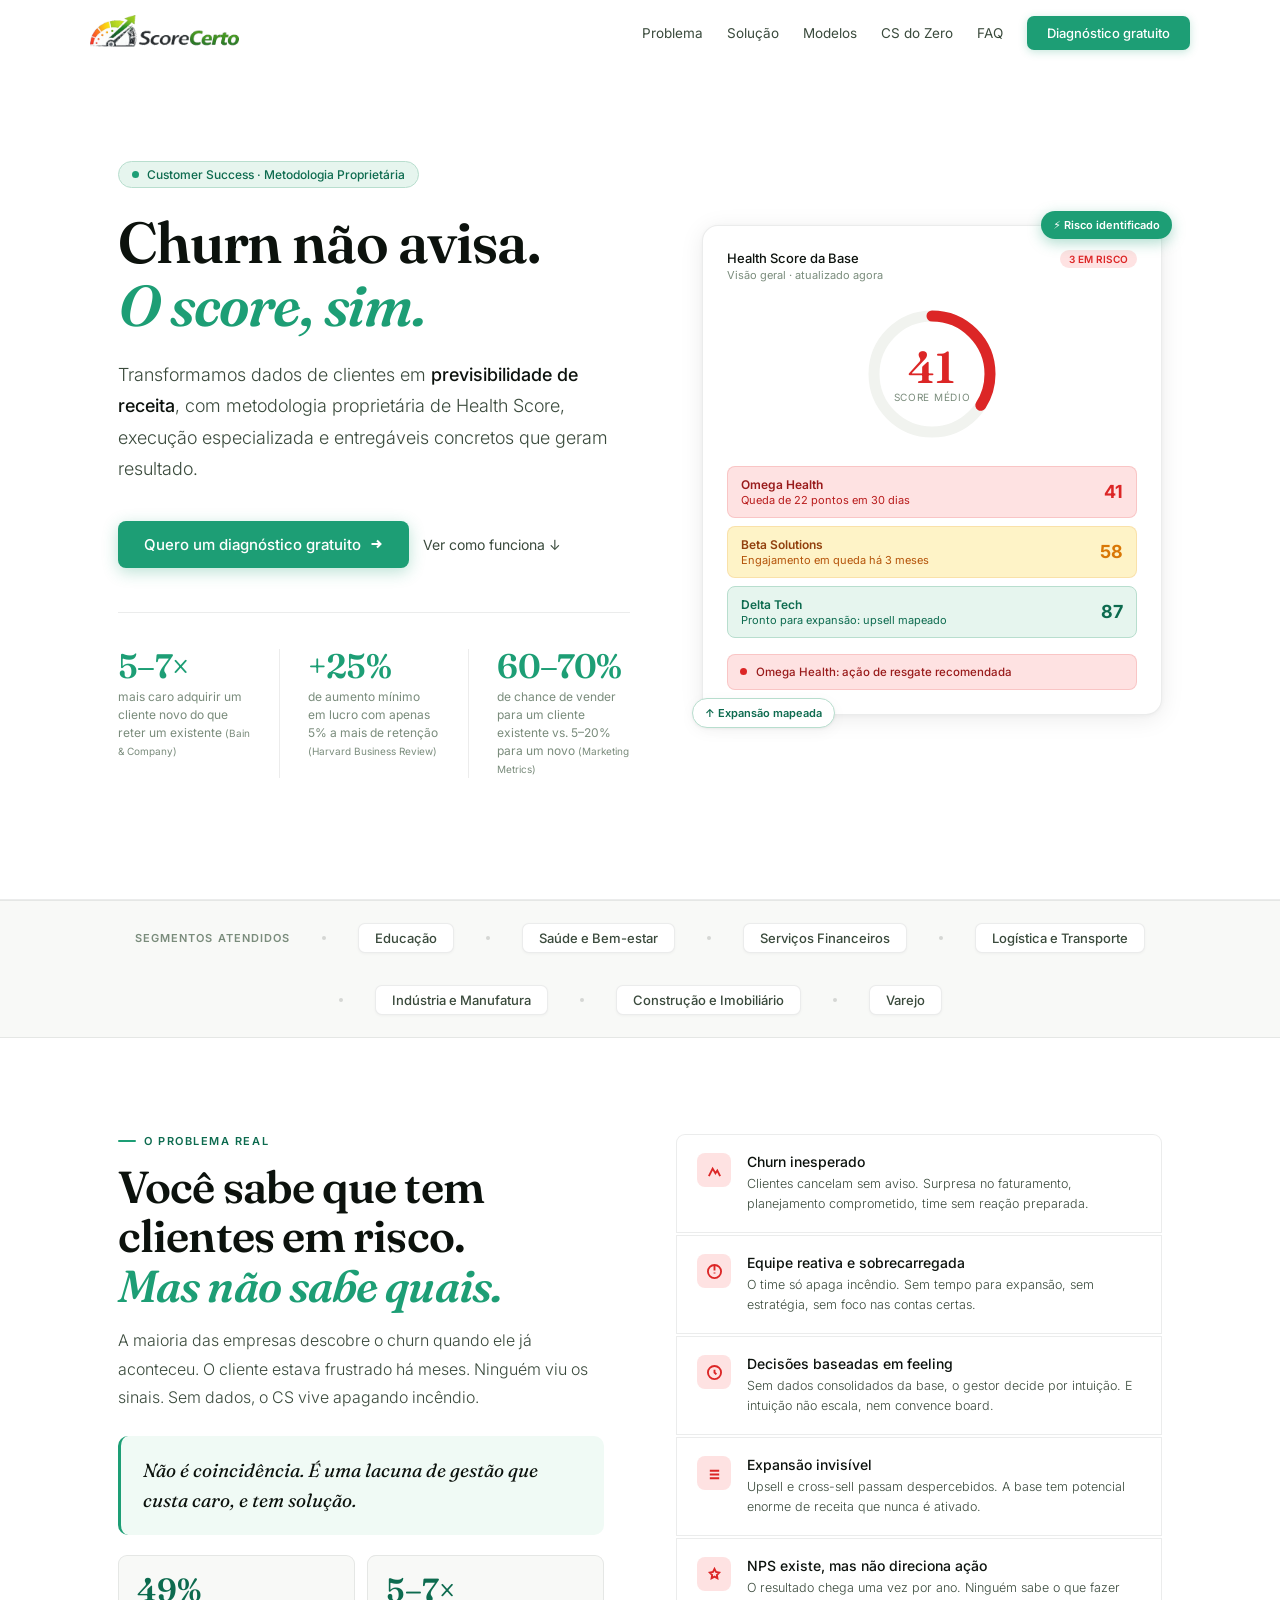
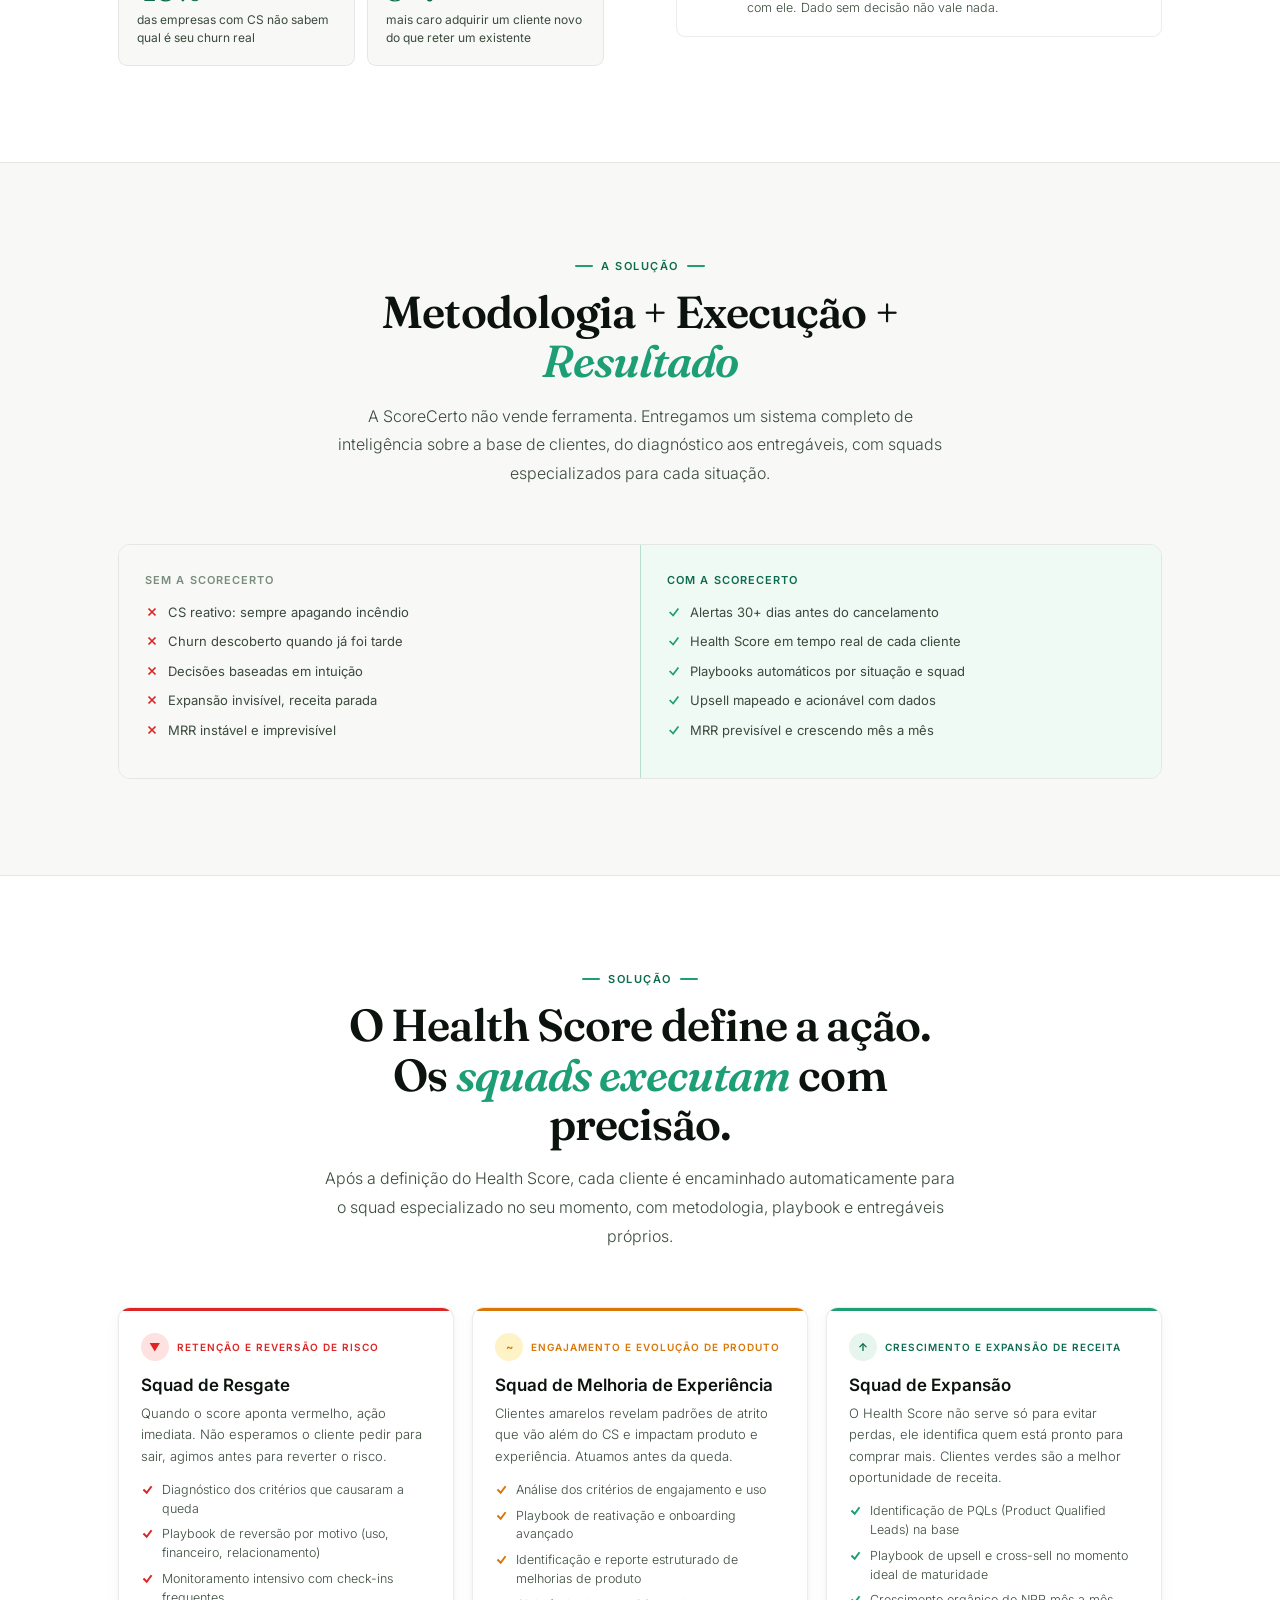
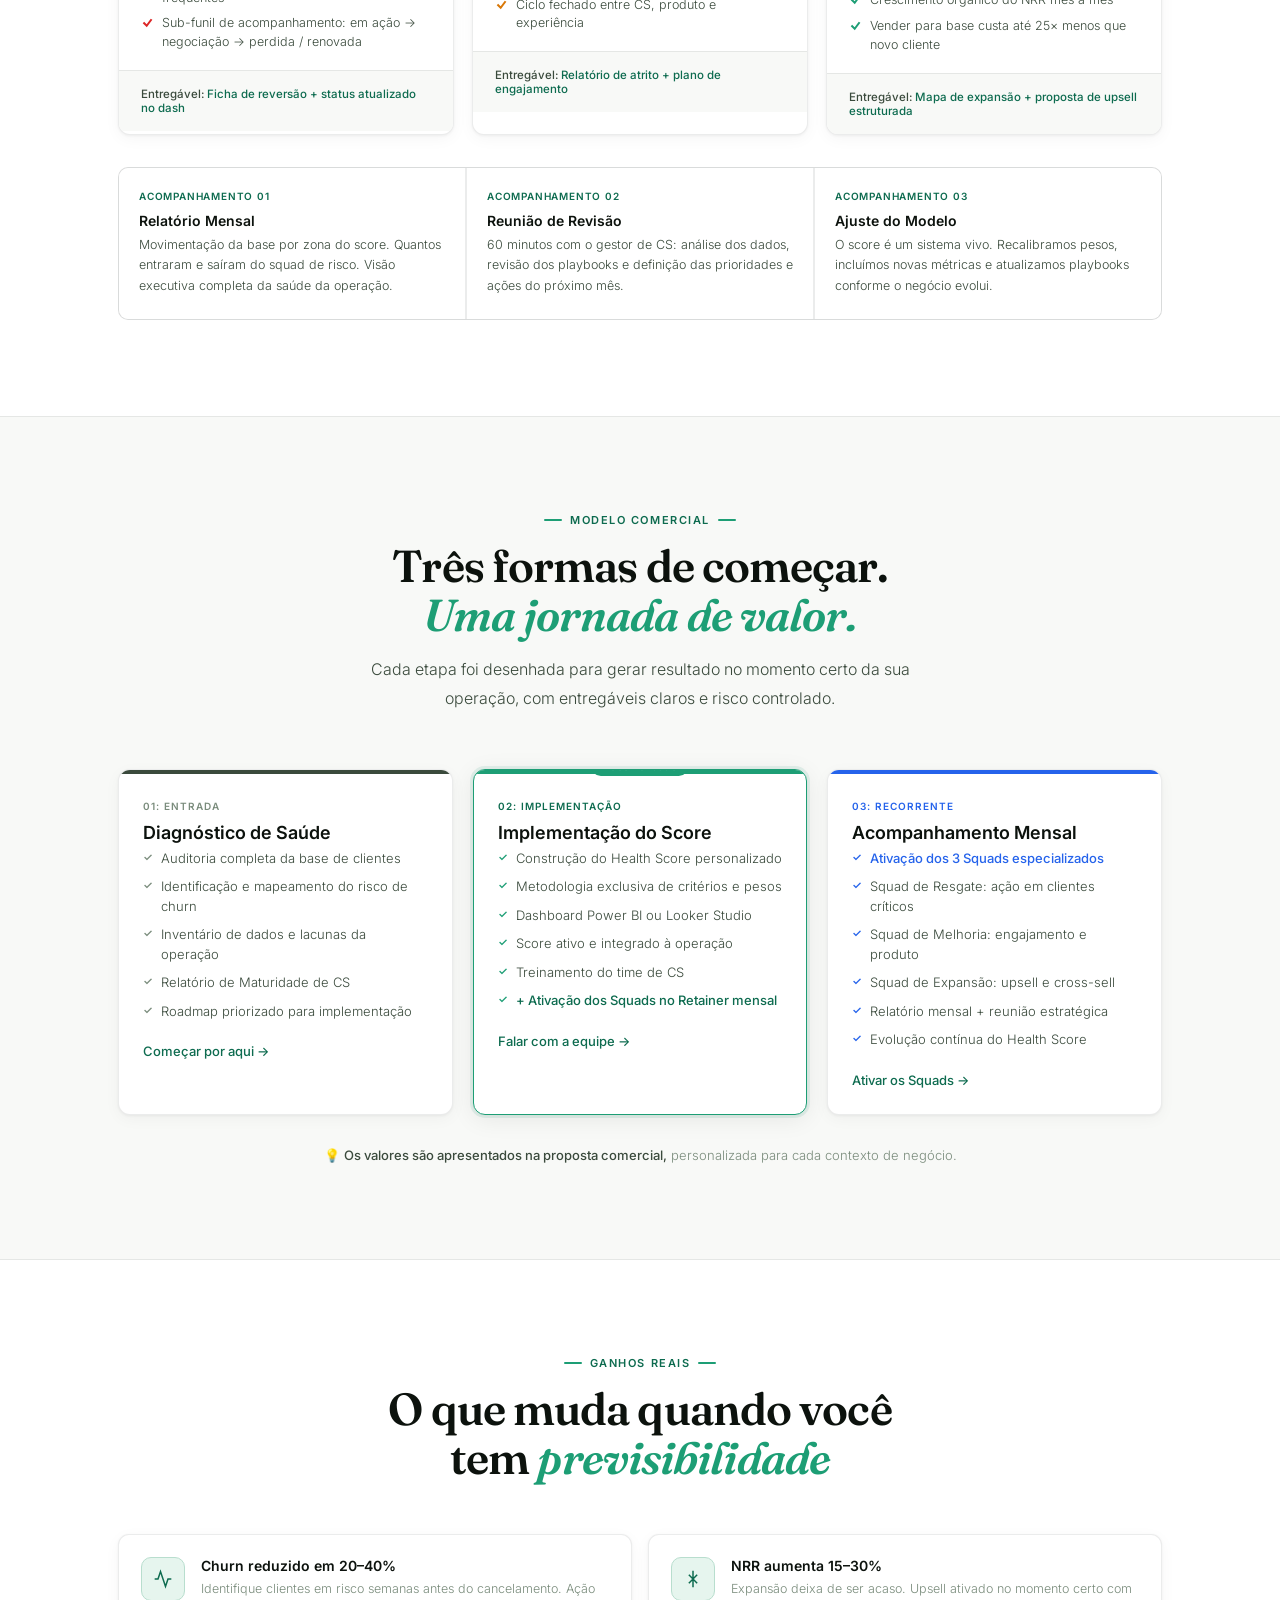
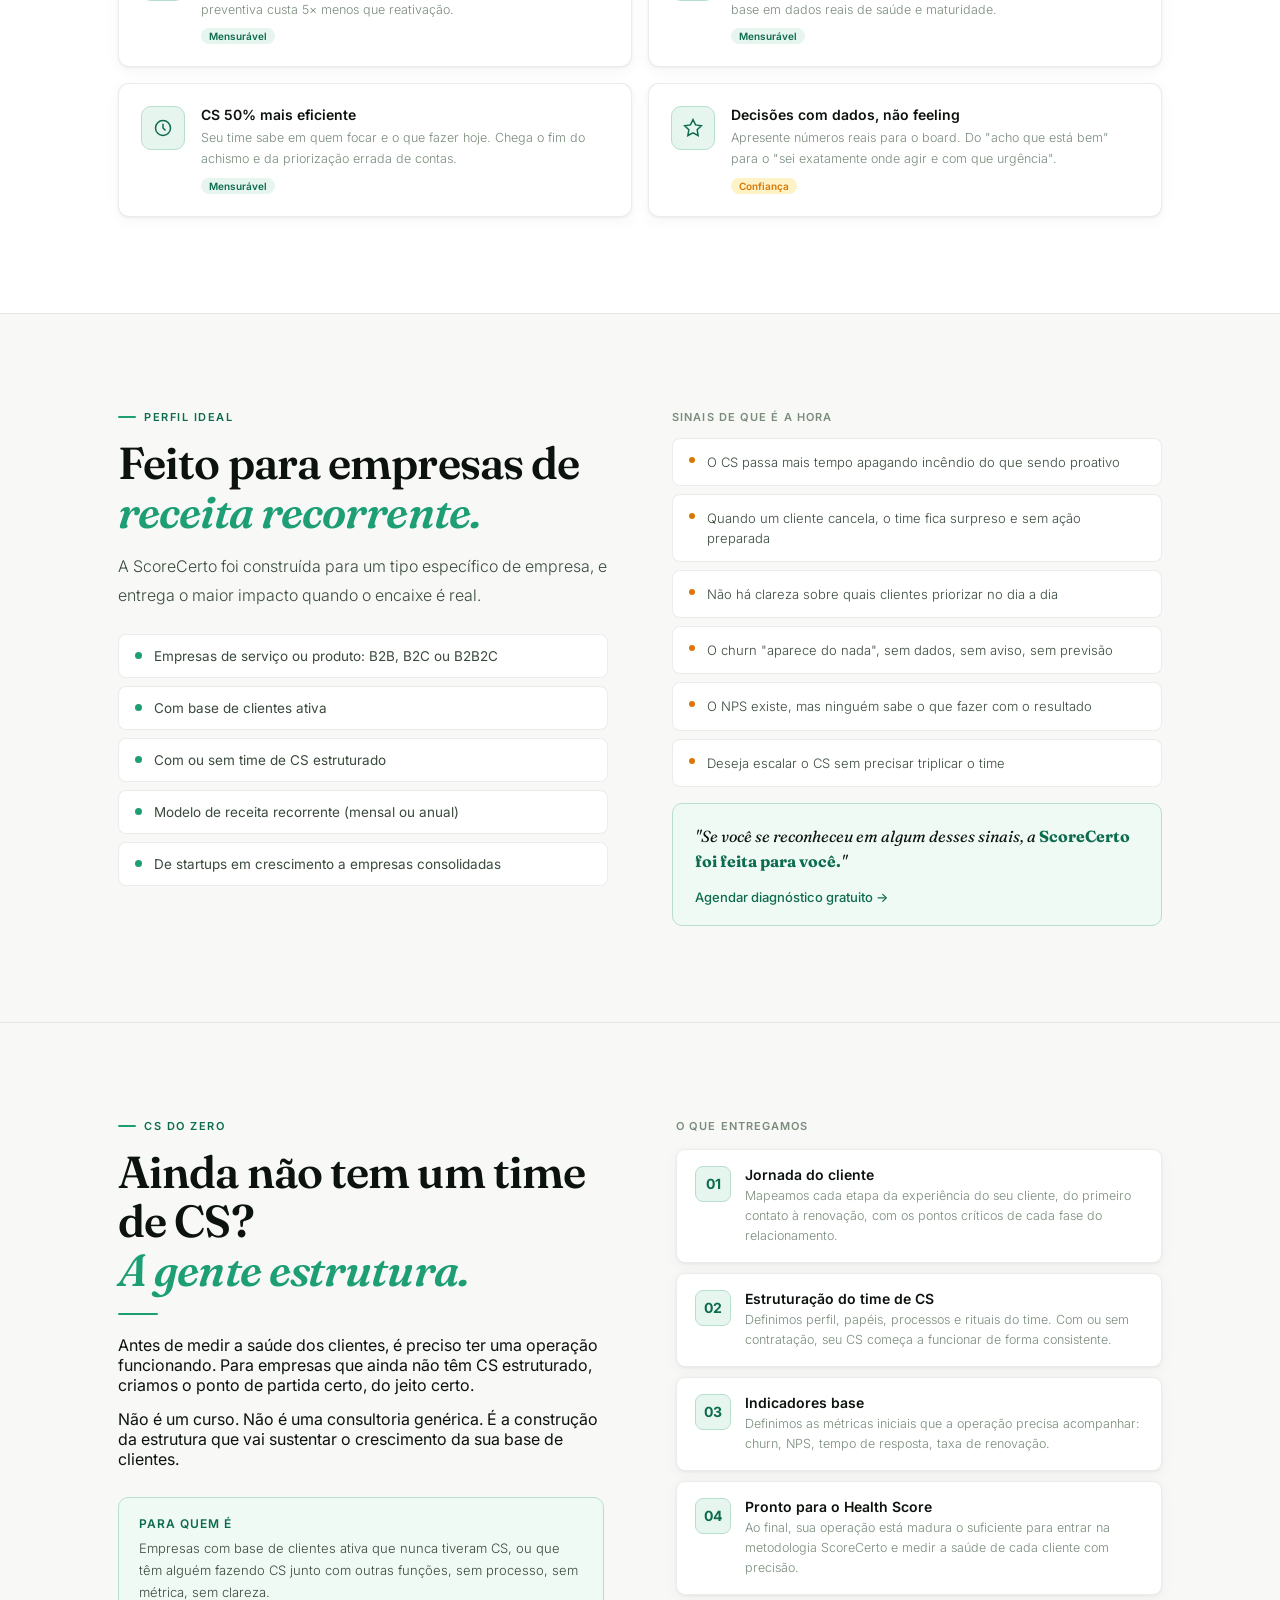
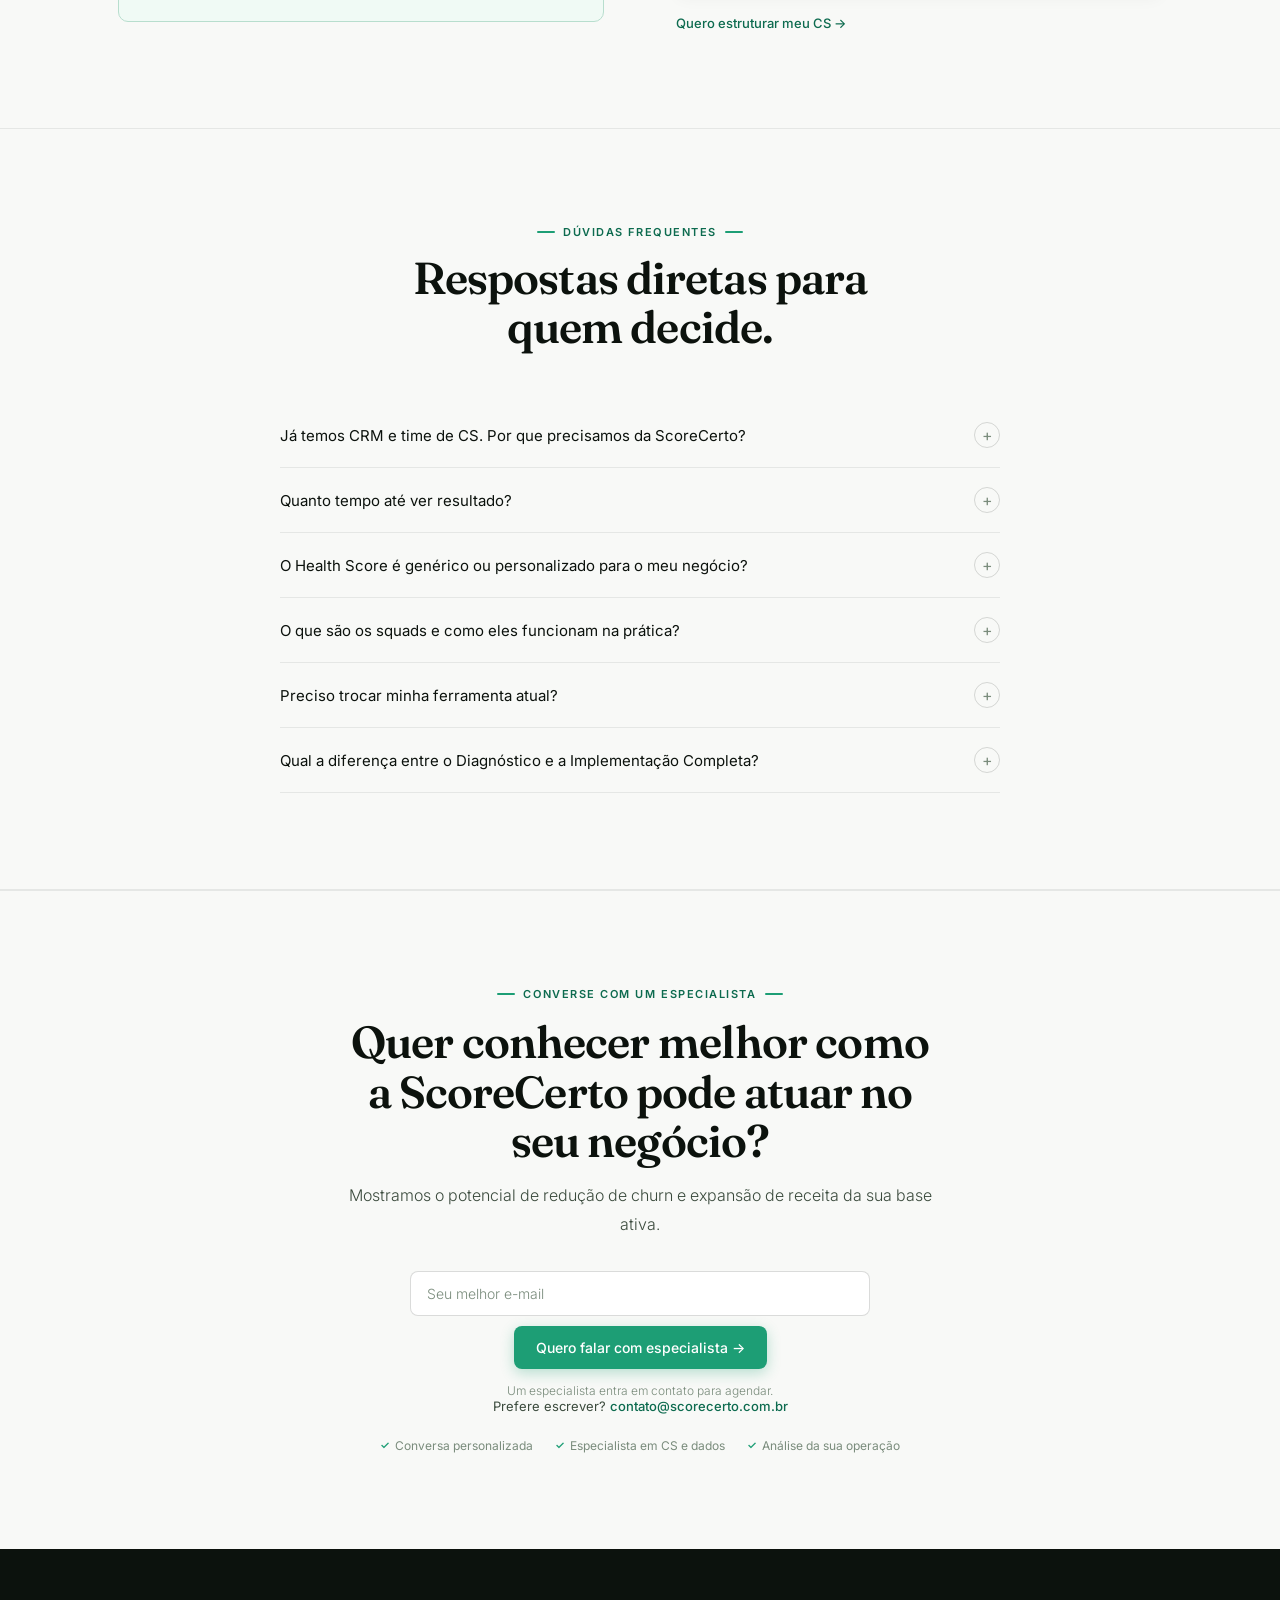
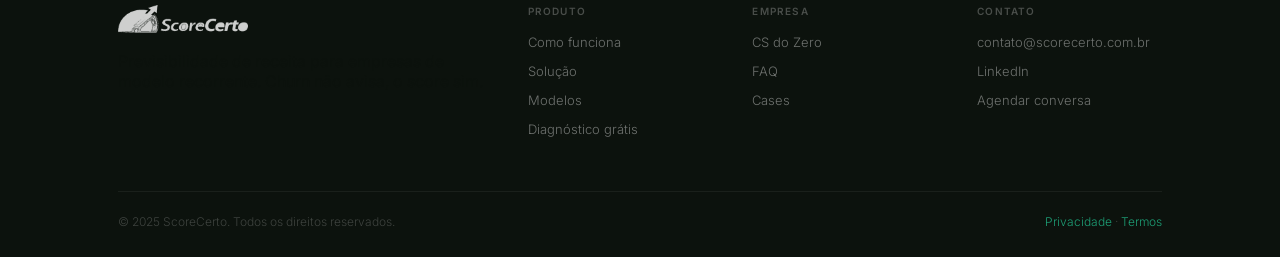
<file: index.html>
<!DOCTYPE html>
<html lang="pt-BR">
<head>
<meta charset="UTF-8">
<meta name="viewport" content="width=device-width,initial-scale=1">
<title>ScoreCerto: Previsibilidade de Receita para Empresas Recorrentes</title>
<meta name="description" content="Churn não avisa. O score sim. Transformamos dados de clientes em previsibilidade de receita com metodologia proprietária de Health Score, execução especializada e entregáveis concretos.">
<link rel="preconnect" href="https://fonts.googleapis.com">
<link href="https://fonts.googleapis.com/css2?family=Inter:wght@300;400;500;600&family=Fraunces:ital,wght@0,400;0,600;1,400;1,600&display=swap" rel="stylesheet">
<link rel="stylesheet" href="style.css">
</head>
<body>

<!-- NAV -->
<nav id="nav">
  <div class="nav-i">
    <a href="#">
      <img src="[data-uri]" alt="ScoreCerto" class="nav-logo">
    </a>
      <div class="nav-links">
      <a href="#problema">Problema</a>
      <a href="#squads">Solução</a>
      <a href="#modelo">Modelos</a>
      <a href="#csdozero">CS do Zero</a>
      
      <a href="#faq">FAQ</a>
    </div>
    <a href="https://diagnostico.scorecerto.com.br/" target="_blank" rel="noopener" class="nav-cta">Diagnóstico gratuito</a>
  </div>
</nav>

<!-- HERO -->
<section class="hero" id="inicio">
  <div class="wrap">
    <div class="hero-layout">
      <div>
        <div class="hero-tag"><span class="hero-dot"></span>Customer Success · Metodologia Proprietária</div>
        <h1>Churn não avisa.<br><em>O score, sim.</em></h1>
        <p class="hero-sub">Transformamos dados de clientes em <strong>previsibilidade de receita</strong>, com metodologia proprietária de Health Score, execução especializada e entregáveis concretos que geram resultado.</p>
        <div class="ctas">
          <a href="https://score-certo-diagnostico.netlify.app/" target="_blank" rel="noopener" class="btn-primary">
            Quero um diagnóstico gratuito
            <svg width="14" height="14" viewBox="0 0 14 14" fill="none" stroke="currentColor" stroke-width="2"><path d="M2.5 7h9M8 3.5L11.5 7 8 10.5"/></svg>
          </a>
          <a href="#modelo" class="btn-secondary">Ver como funciona ↓</a>
        </div>
        <div class="hero-metrics">
          <div class="hm"><div class="hm-num"><span>5–7×</span></div><div class="hm-label">mais caro adquirir um cliente novo do que reter um existente <span style="font-size:10px;color:var(--ink3)">(Bain & Company)</span></div></div>
          <div class="hm"><div class="hm-num"><span>+25%</span></div><div class="hm-label">de aumento mínimo em lucro com apenas 5% a mais de retenção <span style="font-size:10px;color:var(--ink3)">(Harvard Business Review)</span></div></div>
          <div class="hm"><div class="hm-num"><span>60–70%</span></div><div class="hm-label">de chance de vender para um cliente existente vs. 5–20% para um novo <span style="font-size:10px;color:var(--ink3)">(Marketing Metrics)</span></div></div>
        </div>
      </div>
      <div class="score-card-wrap fade">
        <span class="float-a">⚡ Risco identificado</span>
        <span class="float-b">↑ Expansão mapeada</span>
        <div class="score-card">
          <div class="sc-head">
            <div><div class="sc-title">Health Score da Base</div><div class="sc-sub">Visão geral · atualizado agora</div></div>
            <span class="sc-badge" style="background:var(--red-l);color:var(--red)">3 EM RISCO</span>
          </div>
          <div class="gauge-center">
            <svg viewBox="0 0 148 148" xmlns="http://www.w3.org/2000/svg">
              <circle cx="74" cy="74" r="58" fill="none" stroke="var(--bg2)" stroke-width="11"/>
              <circle cx="74" cy="74" r="58" fill="none" stroke="var(--red)" stroke-width="11" stroke-linecap="round" stroke-dasharray="364" stroke-dashoffset="240" transform="rotate(-90 74 74)"/>
            </svg>
            <div class="gauge-label"><div class="gauge-score" id="gauge-n" style="color:var(--red)">0</div><div class="gauge-lbl">score médio</div></div>
          </div>
          <div style="display:flex;flex-direction:column;gap:8px;margin-bottom:16px">
            <div style="display:flex;align-items:center;justify-content:space-between;padding:10px 13px;border-radius:8px;background:var(--red-l);border:1px solid rgba(220,38,38,.15)">
              <div>
                <div style="font-size:12px;font-weight:600;color:#991B1B">Omega Health</div>
                <div style="font-size:11px;color:#b91c1c;margin-top:1px">Queda de 22 pontos em 30 dias</div>
              </div>
              <div style="font-size:18px;font-weight:700;color:var(--red)">41</div>
            </div>
            <div style="display:flex;align-items:center;justify-content:space-between;padding:10px 13px;border-radius:8px;background:var(--yellow-l);border:1px solid rgba(217,119,6,.15)">
              <div>
                <div style="font-size:12px;font-weight:600;color:#92400E">Beta Solutions</div>
                <div style="font-size:11px;color:#b45309;margin-top:1px">Engajamento em queda há 3 meses</div>
              </div>
              <div style="font-size:18px;font-weight:700;color:var(--yellow)">58</div>
            </div>
            <div style="display:flex;align-items:center;justify-content:space-between;padding:10px 13px;border-radius:8px;background:var(--green-l);border:1px solid var(--green-m)">
              <div>
                <div style="font-size:12px;font-weight:600;color:var(--green-d)">Delta Tech</div>
                <div style="font-size:11px;color:var(--green-d);margin-top:1px">Pronto para expansão: upsell mapeado</div>
              </div>
              <div style="font-size:18px;font-weight:700;color:var(--green-d)">87</div>
            </div>
          </div>
          <div class="sc-alert"><div class="sc-alert-dot"></div><div class="sc-alert-text">Omega Health: ação de resgate recomendada</div></div>
        </div>
      </div>
    </div>
  </div>
</section>

<!-- STRIP -->
<div class="strip">
  <div class="wrap"><div class="strip-inner">
    <div class="strip-label">Segmentos atendidos</div>
    <div class="sep"></div>
    <div class="strip-pill">Educação</div><div class="sep"></div>
    <div class="strip-pill">Saúde e Bem-estar</div><div class="sep"></div>
    <div class="strip-pill">Serviços Financeiros</div><div class="sep"></div>
    <div class="strip-pill">Logística e Transporte</div><div class="sep"></div>
    <div class="strip-pill">Indústria e Manufatura</div><div class="sep"></div>
    <div class="strip-pill">Construção e Imobiliário</div><div class="sep"></div>
    <div class="strip-pill">Varejo</div>
  </div></div>
</div>

<!-- PROBLEMA -->
<section id="problema">
  <div class="wrap">
    <div class="problem-grid">
      <div class="problem-sticky fade">
        <div class="eyebrow">O problema real</div>
        <h2>Você sabe que tem clientes em risco.<br><em>Mas não sabe quais.</em></h2>
        <p class="lead" style="margin-top:16px">A maioria das empresas descobre o churn quando ele já aconteceu. O cliente estava frustrado há meses. Ninguém viu os sinais. Sem dados, o CS vive apagando incêndio.</p>
        <div class="p-quote">Não é coincidência. É uma lacuna de gestão que custa caro, e tem solução.</div>
        <div class="p-stats">
          <div class="pstat"><div class="pstat-num">49%</div><div class="pstat-label">das empresas com CS não sabem qual é seu churn real</div></div>
          <div class="pstat"><div class="pstat-num">5–7×</div><div class="pstat-label">mais caro adquirir um cliente novo do que reter um existente</div></div>
        </div>
      </div>
      <div>
        <div class="pain-cards fade">
          <div class="pain"><div class="pain-ico"><svg viewBox="0 0 16 16"><path d="M2 14l4-8 3 5 2-3 3 6"/></svg></div><div><div class="pain-title">Churn inesperado</div><div class="pain-desc">Clientes cancelam sem aviso. Surpresa no faturamento, planejamento comprometido, time sem reação preparada.</div></div></div>
          <div class="pain"><div class="pain-ico"><svg viewBox="0 0 16 16"><path d="M8 2v5M8 9v1"/><circle cx="8" cy="8" r="7"/></svg></div><div><div class="pain-title">Equipe reativa e sobrecarregada</div><div class="pain-desc">O time só apaga incêndio. Sem tempo para expansão, sem estratégia, sem foco nas contas certas.</div></div></div>
          <div class="pain"><div class="pain-ico"><svg viewBox="0 0 16 16"><circle cx="8" cy="8" r="7"/><path d="M8 5v3l2 2"/></svg></div><div><div class="pain-title">Decisões baseadas em feeling</div><div class="pain-desc">Sem dados consolidados da base, o gestor decide por intuição. E intuição não escala, nem convence board.</div></div></div>
          <div class="pain"><div class="pain-ico"><svg viewBox="0 0 16 16"><path d="M3 13h10M3 9h10M3 5h10"/></svg></div><div><div class="pain-title">Expansão invisível</div><div class="pain-desc">Upsell e cross-sell passam despercebidos. A base tem potencial enorme de receita que nunca é ativado.</div></div></div>
          <div class="pain"><div class="pain-ico"><svg viewBox="0 0 16 16"><path d="M8 2l1.6 3.2L13 6l-2.5 2.5.6 3.5L8 10.3 4.9 12l.6-3.5L3 6l3.4-.8z"/></svg></div><div><div class="pain-title">NPS existe, mas não direciona ação</div><div class="pain-desc">O resultado chega uma vez por ano. Ninguém sabe o que fazer com ele. Dado sem decisão não vale nada.</div></div></div>
        </div>
      </div>
    </div>
  </div>
</section>

<!-- SOLUCAO -->
<section class="sec-off" id="solucao">
  <div class="wrap">
    <div class="solution-hdr fade">
      <div class="eyebrow center">A solução</div>
      <h2>Metodologia + Execução + <em>Resultado</em></h2>
      <p class="lead" style="margin-top:12px">A ScoreCerto não vende ferramenta. Entregamos um sistema completo de inteligência sobre a base de clientes, do diagnóstico aos entregáveis, com squads especializados para cada situação.</p>
    </div>
    <div class="diff-compare fade">
      <div class="diff-col diff-bad">
        <div class="diff-head">Sem a ScoreCerto</div>
        <div class="diff-item"><svg viewBox="0 0 16 16"><path d="M4 4l8 8M12 4l-8 8"/></svg>CS reativo: sempre apagando incêndio</div>
        <div class="diff-item"><svg viewBox="0 0 16 16"><path d="M4 4l8 8M12 4l-8 8"/></svg>Churn descoberto quando já foi tarde</div>
        <div class="diff-item"><svg viewBox="0 0 16 16"><path d="M4 4l8 8M12 4l-8 8"/></svg>Decisões baseadas em intuição</div>
        <div class="diff-item"><svg viewBox="0 0 16 16"><path d="M4 4l8 8M12 4l-8 8"/></svg>Expansão invisível, receita parada</div>
        <div class="diff-item"><svg viewBox="0 0 16 16"><path d="M4 4l8 8M12 4l-8 8"/></svg>MRR instável e imprevisível</div>
      </div>
      <div class="diff-col diff-good">
        <div class="diff-head">Com a ScoreCerto</div>
        <div class="diff-item"><svg viewBox="0 0 16 16"><path d="M3 8l4 4 6-8"/></svg>Alertas 30+ dias antes do cancelamento</div>
        <div class="diff-item"><svg viewBox="0 0 16 16"><path d="M3 8l4 4 6-8"/></svg>Health Score em tempo real de cada cliente</div>
        <div class="diff-item"><svg viewBox="0 0 16 16"><path d="M3 8l4 4 6-8"/></svg>Playbooks automáticos por situação e squad</div>
        <div class="diff-item"><svg viewBox="0 0 16 16"><path d="M3 8l4 4 6-8"/></svg>Upsell mapeado e acionável com dados</div>
        <div class="diff-item"><svg viewBox="0 0 16 16"><path d="M3 8l4 4 6-8"/></svg>MRR previsível e crescendo mês a mês</div>
      </div>
    </div>
  </div>
</section>

<!-- SQUADS -->
<section id="squads">
  <div class="wrap">
    <div class="squads-intro fade">
      <div class="eyebrow center">Solução</div>
      <h2>O Health Score define a ação.<br>Os <em>squads executam</em> com precisão.</h2>
      <p class="lead" style="margin-top:14px">Após a definição do Health Score, cada cliente é encaminhado automaticamente para o squad especializado no seu momento, com metodologia, playbook e entregáveis próprios.</p>
    </div>
    <div class="squads-grid">
      <!-- RESGATE -->
      <div class="squad sq-r fade">
        <div class="squad-stripe"></div>
        <div class="squad-top">
          <div class="squad-trigger-row">
            <div class="squad-badge">▼</div>
            <div class="squad-trigger-lbl">Retenção e reversão de risco</div>
          </div>
          <div class="squad-name">Squad de Resgate</div>
          <div class="squad-desc">Quando o score aponta vermelho, ação imediata. Não esperamos o cliente pedir para sair, agimos antes para reverter o risco.</div>
          <ul class="squad-items">
            <li><svg viewBox="0 0 16 16"><path d="M3 8l4 4 6-8"/></svg>Diagnóstico dos critérios que causaram a queda</li>
            <li><svg viewBox="0 0 16 16"><path d="M3 8l4 4 6-8"/></svg>Playbook de reversão por motivo (uso, financeiro, relacionamento)</li>
            <li><svg viewBox="0 0 16 16"><path d="M3 8l4 4 6-8"/></svg>Monitoramento intensivo com check-ins frequentes</li>
            <li><svg viewBox="0 0 16 16"><path d="M3 8l4 4 6-8"/></svg>Sub-funil de acompanhamento: em ação → negociação → perdida / renovada</li>
          </ul>
        </div>
        <div class="squad-bottom"><div class="squad-deliverable">Entregável: <span>Ficha de reversão + status atualizado no dash</span></div></div>
      </div>
      <!-- MELHORIA -->
      <div class="squad sq-y fade">
        <div class="squad-stripe"></div>
        <div class="squad-top">
          <div class="squad-trigger-row">
            <div class="squad-badge">~</div>
            <div class="squad-trigger-lbl">Engajamento e evolução de produto</div>
          </div>
          <div class="squad-name">Squad de Melhoria de Experiência</div>
          <div class="squad-desc">Clientes amarelos revelam padrões de atrito que vão além do CS e impactam produto e experiência. Atuamos antes da queda.</div>
          <ul class="squad-items">
            <li><svg viewBox="0 0 16 16"><path d="M3 8l4 4 6-8"/></svg>Análise dos critérios de engajamento e uso</li>
            <li><svg viewBox="0 0 16 16"><path d="M3 8l4 4 6-8"/></svg>Playbook de reativação e onboarding avançado</li>
            <li><svg viewBox="0 0 16 16"><path d="M3 8l4 4 6-8"/></svg>Identificação e reporte estruturado de melhorias de produto</li>
            <li><svg viewBox="0 0 16 16"><path d="M3 8l4 4 6-8"/></svg>Ciclo fechado entre CS, produto e experiência</li>
          </ul>
        </div>
        <div class="squad-bottom"><div class="squad-deliverable">Entregável: <span>Relatório de atrito + plano de engajamento</span></div></div>
      </div>
      <!-- EXPANSÃO -->
      <div class="squad sq-g fade">
        <div class="squad-stripe"></div>
        <div class="squad-top">
          <div class="squad-trigger-row">
            <div class="squad-badge">↑</div>
            <div class="squad-trigger-lbl">Crescimento e expansão de receita</div>
          </div>
          <div class="squad-name">Squad de Expansão</div>
          <div class="squad-desc">O Health Score não serve só para evitar perdas, ele identifica quem está pronto para comprar mais. Clientes verdes são a melhor oportunidade de receita.</div>
          <ul class="squad-items">
            <li><svg viewBox="0 0 16 16"><path d="M3 8l4 4 6-8"/></svg>Identificação de PQLs (Product Qualified Leads) na base</li>
            <li><svg viewBox="0 0 16 16"><path d="M3 8l4 4 6-8"/></svg>Playbook de upsell e cross-sell no momento ideal de maturidade</li>
            <li><svg viewBox="0 0 16 16"><path d="M3 8l4 4 6-8"/></svg>Crescimento orgânico do NRR mês a mês</li>
            <li><svg viewBox="0 0 16 16"><path d="M3 8l4 4 6-8"/></svg>Vender para base custa até 25× menos que novo cliente</li>
          </ul>
        </div>
        <div class="squad-bottom"><div class="squad-deliverable">Entregável: <span>Mapa de expansão + proposta de upsell estruturada</span></div></div>
      </div>
    </div>
    <div style="margin-top:16px" class="fade">
      <div class="retainer-band">
        <div class="ret"><div class="ret-n">ACOMPANHAMENTO 01</div><div class="ret-title">Relatório Mensal</div><div class="ret-desc">Movimentação da base por zona do score. Quantos entraram e saíram do squad de risco. Visão executiva completa da saúde da operação.</div></div>
        <div class="ret"><div class="ret-n">ACOMPANHAMENTO 02</div><div class="ret-title">Reunião de Revisão</div><div class="ret-desc">60 minutos com o gestor de CS: análise dos dados, revisão dos playbooks e definição das prioridades e ações do próximo mês.</div></div>
        <div class="ret"><div class="ret-n">ACOMPANHAMENTO 03</div><div class="ret-title">Ajuste do Modelo</div><div class="ret-desc">O score é um sistema vivo. Recalibramos pesos, incluímos novas métricas e atualizamos playbooks conforme o negócio evolui.</div></div>
      </div>
    </div>
  </div>
</section>

<!-- MODELO COMERCIAL -->
<section class="sec-off" id="modelo">
  <div class="wrap">
    <div class="modelo-hdr fade">
      <div class="eyebrow center">Modelo comercial</div>
      <h2>Três formas de começar.<br><em>Uma jornada de valor.</em></h2>
      <p class="lead" style="margin-top:14px">Cada etapa foi desenhada para gerar resultado no momento certo da sua operação, com entregáveis claros e risco controlado.</p>
    </div>
    <div class="modelo-grid">
      <div class="modelo-card fade">
        <div class="modelo-banner entry"></div>
        <div class="modelo-body">
          <div class="modelo-tag entry">01: Entrada</div>
          <div class="modelo-name">Diagnóstico de Saúde</div>
          <ul class="modelo-items">
            <li class="entry-li">Auditoria completa da base de clientes</li>
            <li class="entry-li">Identificação e mapeamento do risco de churn</li>
            <li class="entry-li">Inventário de dados e lacunas da operação</li>
            <li class="entry-li">Relatório de Maturidade de CS</li>
            <li class="entry-li">Roadmap priorizado para implementação</li>
          </ul>
          <a href="https://score-certo-diagnostico.netlify.app/" target="_blank" rel="noopener" class="modelo-cta">Começar por aqui →</a>
        </div>
      </div>
      <div class="modelo-card featured modelo-rec-badge fade">
        <div class="modelo-banner main"></div>
        <div class="modelo-body" style="padding-top:26px">
          <div class="modelo-tag main">02: Implementação</div>
          <div class="modelo-name">Implementação do Score</div>
          <ul class="modelo-items">
            <li class="featured">Construção do Health Score personalizado</li>
            <li class="featured">Metodologia exclusiva de critérios e pesos</li>
            <li class="featured">Dashboard Power BI ou Looker Studio</li>
            <li class="featured">Score ativo e integrado à operação</li>
            <li class="featured">Treinamento do time de CS</li>
            <li class="featured" style="color:var(--green-d);font-weight:500">+ Ativação dos Squads no Retainer mensal</li>
          </ul>
          <a href="#diagnostico" class="modelo-cta" style="color:var(--green-d)">Falar com a equipe →</a>
        </div>
      </div>
      <div class="modelo-card fade">
        <div class="modelo-banner recurrent"></div>
        <div class="modelo-body">
          <div class="modelo-tag recurrent">03: Recorrente</div>
          <div class="modelo-name">Acompanhamento Mensal</div>
          <ul class="modelo-items">
            <li class="blue-li" style="font-weight:500;color:var(--blue)">Ativação dos 3 Squads especializados</li>
            <li class="blue-li">Squad de Resgate: ação em clientes críticos</li>
            <li class="blue-li">Squad de Melhoria: engajamento e produto</li>
            <li class="blue-li">Squad de Expansão: upsell e cross-sell</li>
            <li class="blue-li">Relatório mensal + reunião estratégica</li>
            <li class="blue-li">Evolução contínua do Health Score</li>
          </ul>
          <a href="#diagnostico" class="modelo-cta">Ativar os Squads →</a>
        </div>
      </div>
    </div>
    <p class="modelo-note">💡 <strong>Os valores são apresentados na proposta comercial,</strong> personalizada para cada contexto de negócio.</p>
    
  </div>
</section>

<!-- BENEFITS -->
<section id="beneficios">
  <div class="wrap">
    <div style="text-align:center;max-width:560px;margin:0 auto 52px" class="fade">
      <div class="eyebrow center">Ganhos reais</div>
      <h2>O que muda quando você tem <em>previsibilidade</em></h2>
    </div>
    <div class="benefits-grid">
      <div class="benefit fade">
        <div class="benefit-ico"><svg viewBox="0 0 24 24"><path d="M22 12h-4l-3 9L9 3l-3 9H2"/></svg></div>
        <div><div class="benefit-title">Churn reduzido em 20–40%</div><div class="benefit-desc">Identifique clientes em risco semanas antes do cancelamento. Ação preventiva custa 5× menos que reativação.</div><span class="benefit-tag bt-m">Mensurável</span></div>
      </div>
      <div class="benefit fade">
        <div class="benefit-ico"><svg viewBox="0 0 24 24"><path d="M12 2v20M17 7l-5 5-5-5M17 17l-5-5-5 5"/></svg></div>
        <div><div class="benefit-title">NRR aumenta 15–30%</div><div class="benefit-desc">Expansão deixa de ser acaso. Upsell ativado no momento certo com base em dados reais de saúde e maturidade.</div><span class="benefit-tag bt-m">Mensurável</span></div>
      </div>
      <div class="benefit fade">
        <div class="benefit-ico"><svg viewBox="0 0 24 24"><circle cx="12" cy="12" r="9"/><path d="M12 7v5l3 3"/></svg></div>
        <div><div class="benefit-title">CS 50% mais eficiente</div><div class="benefit-desc">Seu time sabe em quem focar e o que fazer hoje. Chega o fim do achismo e da priorização errada de contas.</div><span class="benefit-tag bt-m">Mensurável</span></div>
      </div>
      <div class="benefit fade">
        <div class="benefit-ico"><svg viewBox="0 0 24 24"><path d="M12 2l3.09 6.26L22 9.27l-5 4.87 1.18 6.88L12 17.77l-6.18 3.25L7 14.14 2 9.27l6.91-1.01L12 2z"/></svg></div>
        <div><div class="benefit-title">Decisões com dados, não feeling</div><div class="benefit-desc">Apresente números reais para o board. Do "acho que está bem" para o "sei exatamente onde agir e com que urgência".</div><span class="benefit-tag bt-e">Confiança</span></div>
      </div>
    </div>
  </div>
</section>

<!-- ICP -->
<section class="sec-off" id="icp">
  <div class="wrap">
    <div class="icp-grid">
      <div class="fade">
        <div class="eyebrow">Perfil ideal</div>
        <h2>Feito para empresas de <em>receita recorrente.</em></h2>
        <p class="lead" style="margin-top:14px;margin-bottom:24px">A ScoreCerto foi construída para um tipo específico de empresa, e entrega o maior impacto quando o encaixe é real.</p>
        <div class="icp-profile">
          <div class="icp-item"><div class="icp-dot"></div>Empresas de serviço ou produto: B2B, B2C ou B2B2C</div>
          <div class="icp-item"><div class="icp-dot"></div>Com base de clientes ativa</div>
          <div class="icp-item"><div class="icp-dot"></div>Com ou sem time de CS estruturado</div>
          <div class="icp-item"><div class="icp-dot"></div>Modelo de receita recorrente (mensal ou anual)</div>
          <div class="icp-item"><div class="icp-dot"></div>De startups em crescimento a empresas consolidadas</div>
        </div>
      </div>
      <div class="fade">
        <div style="font-size:11px;font-weight:600;letter-spacing:.1em;text-transform:uppercase;color:var(--ink3);margin-bottom:14px">Sinais de que é a hora</div>
        <div class="signals">
          <div class="signal"><div class="signal-dot"></div><div class="signal-text">O CS passa mais tempo apagando incêndio do que sendo proativo</div></div>
          <div class="signal"><div class="signal-dot"></div><div class="signal-text">Quando um cliente cancela, o time fica surpreso e sem ação preparada</div></div>
          <div class="signal"><div class="signal-dot"></div><div class="signal-text">Não há clareza sobre quais clientes priorizar no dia a dia</div></div>
          <div class="signal"><div class="signal-dot"></div><div class="signal-text">O churn "aparece do nada", sem dados, sem aviso, sem previsão</div></div>
          <div class="signal"><div class="signal-dot"></div><div class="signal-text">O NPS existe, mas ninguém sabe o que fazer com o resultado</div></div>
          <div class="signal"><div class="signal-dot"></div><div class="signal-text">Deseja escalar o CS sem precisar triplicar o time</div></div>
        </div>
        <div class="icp-cta-box">
          <div class="icp-cta-quote">"Se você se reconheceu em algum desses sinais, a <strong>ScoreCerto foi feita para você.</strong>"</div>
          <a href="https://score-certo-diagnostico.netlify.app/" target="_blank" rel="noopener" style="font-size:13px;font-weight:500;color:var(--green-d);text-decoration:none;display:flex;align-items:center;gap:5px;">Agendar diagnóstico gratuito →</a>
        </div>
      </div>
    </div>
  </div>
</section>

<!-- CS DO ZERO -->
<section id="csdozero" style="padding:96px 0;background:var(--bg);">
  <div class="wrap">
    <div style="display:grid;grid-template-columns:1fr 1fr;gap:72px;align-items:start;">

      <!-- ESQUERDA -->
      <div>
        <div class="eyebrow">CS do Zero</div>
        <h2 class="sec-title">Ainda não tem um time de CS?<br><em>A gente estrutura.</em></h2>
        <div style="width:40px;height:2px;background:var(--green);margin:18px 0 20px;border-radius:1px;"></div>
        <p class="sec-lead">Antes de medir a saúde dos clientes, é preciso ter uma operação funcionando. Para empresas que ainda não têm CS estruturado, criamos o ponto de partida certo, do jeito certo.</p>
        <p class="sec-lead" style="margin-top:14px">Não é um curso. Não é uma consultoria genérica. É a construção da estrutura que vai sustentar o crescimento da sua base de clientes.</p>
        <div style="margin-top:28px;padding:18px 20px;border-radius:10px;background:var(--green-xl);border:1px solid var(--green-m);">
          <div style="font-size:12px;font-weight:600;letter-spacing:.08em;text-transform:uppercase;color:var(--green-d);margin-bottom:6px;">Para quem é</div>
          <p style="font-size:13px;font-weight:300;color:var(--ink2);line-height:1.7;">Empresas com base de clientes ativa que nunca tiveram CS, ou que têm alguém fazendo CS junto com outras funções, sem processo, sem métrica, sem clareza.</p>
        </div>
      </div>

      <!-- DIREITA: entregáveis -->
      <div>
        <div style="font-size:11px;font-weight:600;letter-spacing:.1em;text-transform:uppercase;color:var(--ink3);margin-bottom:16px;">O que entregamos</div>
        <div style="display:flex;flex-direction:column;gap:10px;">

          <div style="display:flex;gap:14px;padding:16px 18px;border-radius:9px;background:var(--white);border:1px solid var(--bdr);box-shadow:var(--shadow);">
            <div style="width:36px;height:36px;border-radius:8px;background:var(--green-l);border:1px solid var(--green-m);display:flex;align-items:center;justify-content:center;flex-shrink:0;font-size:14px;font-weight:700;color:var(--green-d);">01</div>
            <div>
              <div style="font-size:14px;font-weight:600;color:var(--ink);margin-bottom:3px;">Jornada do cliente</div>
              <div style="font-size:12.5px;font-weight:300;color:var(--ink3);line-height:1.6;">Mapeamos cada etapa da experiência do seu cliente, do primeiro contato à renovação, com os pontos críticos de cada fase do relacionamento.</div>
            </div>
          </div>

          <div style="display:flex;gap:14px;padding:16px 18px;border-radius:9px;background:var(--white);border:1px solid var(--bdr);box-shadow:var(--shadow);">
            <div style="width:36px;height:36px;border-radius:8px;background:var(--green-l);border:1px solid var(--green-m);display:flex;align-items:center;justify-content:center;flex-shrink:0;font-size:14px;font-weight:700;color:var(--green-d);">02</div>
            <div>
              <div style="font-size:14px;font-weight:600;color:var(--ink);margin-bottom:3px;">Estruturação do time de CS</div>
              <div style="font-size:12.5px;font-weight:300;color:var(--ink3);line-height:1.6;">Definimos perfil, papéis, processos e rituais do time. Com ou sem contratação, seu CS começa a funcionar de forma consistente.</div>
            </div>
          </div>

          <div style="display:flex;gap:14px;padding:16px 18px;border-radius:9px;background:var(--white);border:1px solid var(--bdr);box-shadow:var(--shadow);">
            <div style="width:36px;height:36px;border-radius:8px;background:var(--green-l);border:1px solid var(--green-m);display:flex;align-items:center;justify-content:center;flex-shrink:0;font-size:14px;font-weight:700;color:var(--green-d);">03</div>
            <div>
              <div style="font-size:14px;font-weight:600;color:var(--ink);margin-bottom:3px;">Indicadores base</div>
              <div style="font-size:12.5px;font-weight:300;color:var(--ink3);line-height:1.6;">Definimos as métricas iniciais que a operação precisa acompanhar: churn, NPS, tempo de resposta, taxa de renovação.</div>
            </div>
          </div>

          <div style="display:flex;gap:14px;padding:16px 18px;border-radius:9px;background:var(--white);border:1px solid var(--bdr);box-shadow:var(--shadow);">
            <div style="width:36px;height:36px;border-radius:8px;background:var(--green-l);border:1px solid var(--green-m);display:flex;align-items:center;justify-content:center;flex-shrink:0;font-size:14px;font-weight:700;color:var(--green-d);">04</div>
            <div>
              <div style="font-size:14px;font-weight:600;color:var(--ink);margin-bottom:3px;">Pronto para o Health Score</div>
              <div style="font-size:12.5px;font-weight:300;color:var(--ink3);line-height:1.6;">Ao final, sua operação está madura o suficiente para entrar na metodologia ScoreCerto e medir a saúde de cada cliente com precisão.</div>
            </div>
          </div>

        </div>

        <a href="https://score-certo-diagnostico.netlify.app/" target="_blank" rel="noopener" style="display:inline-flex;align-items:center;gap:7px;margin-top:20px;font-size:13px;font-weight:500;color:var(--green-d);text-decoration:none;transition:gap .15s;">
          Quero estruturar meu CS →
        </a>

      </div>
    </div>
  </div>
</section>

<!-- FAQ -->
<section class="sec-off" id="faq">
  <div class="wrap">
    <div style="text-align:center;margin-bottom:52px" class="fade">
      <div class="eyebrow center">Dúvidas frequentes</div>
      <h2 style="max-width:480px;margin:0 auto">Respostas diretas para quem decide.</h2>
    </div>
    <div class="faq-wrap fade">
      <div class="faq-item">
        <div class="faq-q" onclick="fq(this)">Já temos CRM e time de CS. Por que precisamos da ScoreCerto?<div class="faq-icon">+</div></div>
        <div class="faq-a"><div class="faq-a-inner">CRM armazena dados. CS executa atendimento. A ScoreCerto faz o que nenhum dos dois faz sozinho: <strong>transforma esses dados em decisão estratégica</strong>. Seu CRM não diz quem vai cancelar nos próximos 30 dias. Nós dizemos.</div></div>
      </div>
      <div class="faq-item">
        <div class="faq-q" onclick="fq(this)">Quanto tempo até ver resultado?<div class="faq-icon">+</div></div>
        <div class="faq-a"><div class="faq-a-inner">O diagnóstico inicial e o primeiro mapa de risco ficam prontos em <strong>30 dias</strong>. Redução de churn mensurável aparece entre o 2º e o 3º mês de operação com o score ativo.</div></div>
      </div>
      <div class="faq-item">
        <div class="faq-q" onclick="fq(this)">O Health Score é genérico ou personalizado para o meu negócio?<div class="faq-icon">+</div></div>
        <div class="faq-a"><div class="faq-a-inner"><strong>100% personalizado.</strong> Definimos juntos quais critérios importam para o seu negócio: uso, engajamento, financeiro, relacionamento, e o peso estratégico de cada um. O score reflete a sua operação, não uma média de mercado. A lógica é metodologia proprietária da ScoreCerto.</div></div>
      </div>
      <div class="faq-item">
        <div class="faq-q" onclick="fq(this)">O que são os squads e como eles funcionam na prática?<div class="faq-icon">+</div></div>
        <div class="faq-a"><div class="faq-a-inner">Os squads são os três times de execução especializados, ativados no <strong>Acompanhamento Mensal</strong>. <strong>Squad de Resgate</strong>: age imediatamente para reverter risco de cancelamento. <strong>Squad de Melhoria</strong>: trabalha engajamento e identifica fricções de produto. <strong>Squad de Expansão</strong>: ativa upsell e cross-sell no momento certo. A implementação entrega o Health Score; o retainer coloca os squads em ação.</div></div>
      </div>
      <div class="faq-item">
        <div class="faq-q" onclick="fq(this)">Preciso trocar minha ferramenta atual?<div class="faq-icon">+</div></div>
        <div class="faq-a"><div class="faq-a-inner"><strong>Não.</strong> A ScoreCerto funciona em paralelo com o que você já usa. Os dashboards são entregues em Power BI ou Looker Studio, integrados com seu CRM e fontes de dados existentes.</div></div>
      </div>
      <div class="faq-item">
        <div class="faq-q" onclick="fq(this)">Qual a diferença entre o Diagnóstico e a Implementação Completa?<div class="faq-icon">+</div></div>
        <div class="faq-a"><div class="faq-a-inner">O <strong>Diagnóstico</strong> é o produto de entrada: você recebe o mapa de risco da base, o inventário de dados e o roadmap. É a porta de entrada com baixo risco e valor imediato. A <strong>Implementação</strong> vai além: constrói o score, os playbooks, o dashboard e ativa os squads. É o projeto que muda a operação.</div></div>
      </div>
    </div>
  </div>
</section>

<!-- CTA -->
<section class="cta-section" id="diagnostico">
  <div class="wrap">
    <div class="cta-center fade">
      <div class="eyebrow center" style="margin-bottom:16px">Converse com um especialista</div>
      <h2>Quer conhecer melhor como a ScoreCerto pode atuar no seu negócio?</h2>
      <p class="lead" style="margin-top:12px">Mostramos o potencial de redução de churn e expansão de receita da sua base ativa.</p>
      <div class="cta-form">
        <input type="email" class="cta-input" placeholder="Seu melhor e-mail" id="cta-email">
        <button class="cta-btn" onclick="submitCta()">Quero falar com especialista →</button>
      </div>
      <div class="cta-disc" id="cta-msg">Um especialista entra em contato para agendar.</div>
      <p style="margin-bottom:14px;font-size:13px;color:var(--ink2)">Prefere escrever? <a href="mailto:contato@scorecerto.com.br" style="color:var(--green-d);font-weight:500;text-decoration:none;">contato@scorecerto.com.br</a></p>
      <div class="trust-row">
        <div class="trust-item">Conversa personalizada</div>
        <div class="trust-item">Especialista em CS e dados</div>
        <div class="trust-item">Análise da sua operação</div>
      </div>
    </div>
  </div>
</section>

<!-- FOOTER -->
<footer>
  <div class="wrap">
    <div class="footer-grid">
      <div>
        <img src="[data-uri]" alt="ScoreCerto" class="footer-logo">
        <p>Previsibilidade de receita para empresas de modelo recorrente. Churn não avisa, o score sim.</p>
      </div>
      <div class="footer-col">
        <h4>Produto</h4>
        <ul>
          <li><a href="#solucao">Como funciona</a></li>
          <li><a href="#squads">Solução</a></li>
          <li><a href="#modelo">Modelos</a></li>
          <li><a href="https://score-certo-diagnostico.netlify.app/" target="_blank" rel="noopener">Diagnóstico grátis</a></li>
        </ul>
      </div>
      <div class="footer-col">
        <h4>Empresa</h4>
        <ul>
          <li><a href="#csdozero">CS do Zero</a></li>
          <li></li>
          <li><a href="#faq">FAQ</a></li>
          <li><a href="#">Cases</a></li>
        </ul>
      </div>
      <div class="footer-col">
        <h4>Contato</h4>
        <ul>
          <li><a href="mailto:contato@scorecerto.com.br">contato@scorecerto.com.br</a></li>
          <li><a href="https://linkedin.com/in/stefanybastos">LinkedIn</a></li>
          <li><a href="https://score-certo-diagnostico.netlify.app/" target="_blank" rel="noopener">Agendar conversa</a></li>
        </ul>
      </div>
    </div>
    <div class="footer-bottom">
      <p>© 2025 ScoreCerto. Todos os direitos reservados.</p>
      <p><a href="#">Privacidade</a> · <a href="#">Termos</a></p>
    </div>
  </div>
</footer>

<script src="script.js"></script>
</body>
</html>
</file>
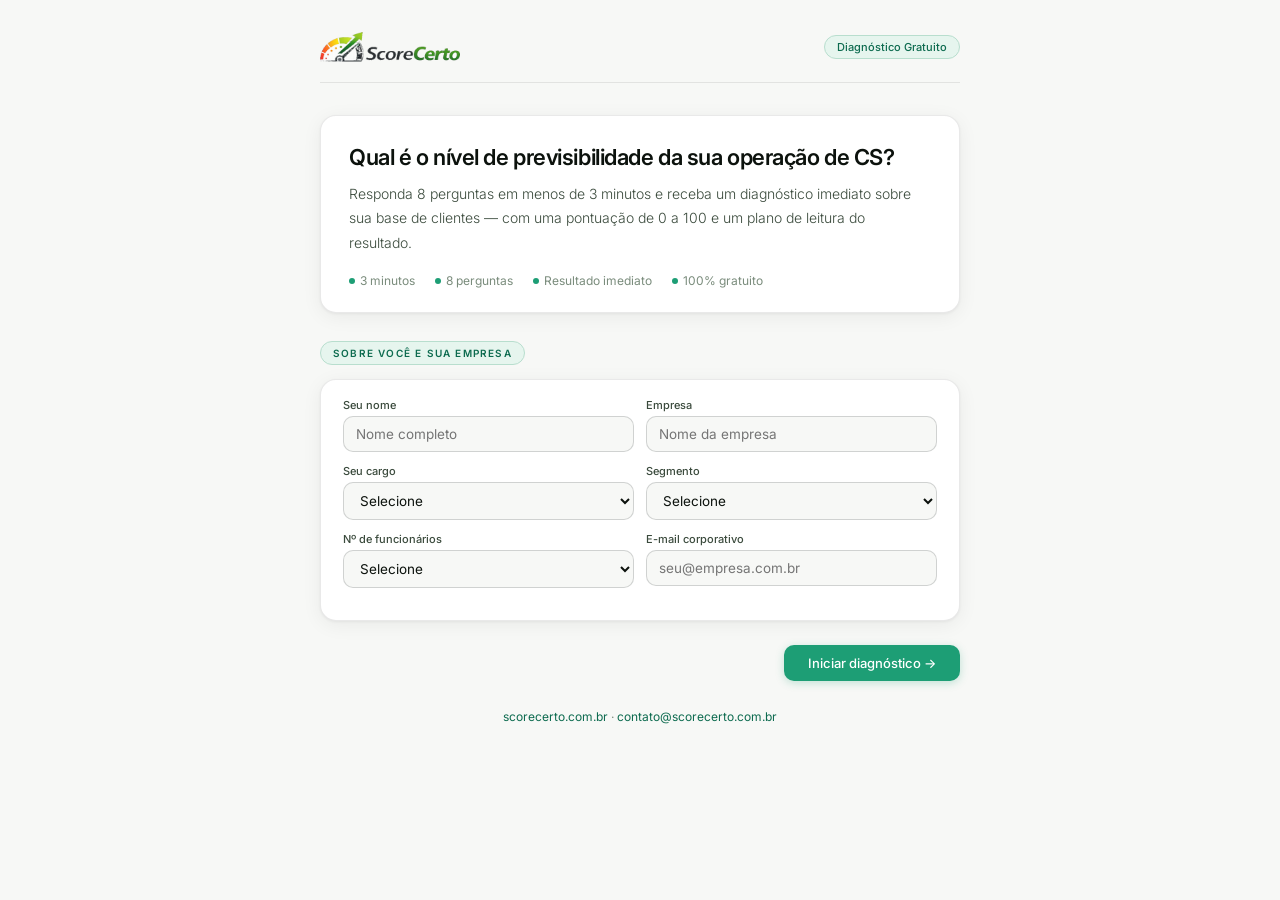
<file: ScoreCerto_Diagnostico (9).html>
<!DOCTYPE html>
<html lang="pt-BR">
<head>
<meta charset="UTF-8">
<meta name="viewport" content="width=device-width,initial-scale=1">
<title>Diagnóstico de Previsibilidade — ScoreCerto</title>
<link rel="preconnect" href="https://fonts.googleapis.com">
<link href="https://fonts.googleapis.com/css2?family=Inter:wght@300;400;500;600&display=swap" rel="stylesheet">
<style>
:root{
  --white:#fff;--bg:#F7F8F6;--ink:#0C120D;--ink2:#3A4A3C;--ink3:#7A8C7C;
  --green:#1D9E75;--green-d:#0D6B4F;--green-l:#E6F5EE;--green-m:#B8DECE;
  --yellow:#D97706;--yellow-l:#FEF3C7;
  --red:#DC2626;--red-l:#FEE2E2;
  --bdr:rgba(12,18,13,.09);--bdr2:rgba(12,18,13,.16);
  --r:10px;--rl:16px;
  --shadow:0 1px 3px rgba(0,0,0,.05),0 4px 20px rgba(0,0,0,.06);
  --sans:'Inter',system-ui,sans-serif;
}
*{box-sizing:border-box;margin:0;padding:0;}
html{scroll-behavior:smooth;}
body{font-family:var(--sans);background:var(--bg);color:var(--ink);-webkit-font-smoothing:antialiased;min-height:100vh;}

.page-wrap{max-width:680px;margin:0 auto;padding:32px 20px 64px;}

/* header */
.diag-header{display:flex;align-items:center;justify-content:space-between;margin-bottom:32px;padding-bottom:20px;border-bottom:1px solid var(--bdr);}
.diag-logo{height:30px;width:auto;}
.diag-badge{font-size:11px;font-weight:500;color:var(--green-d);padding:4px 12px;border-radius:100px;background:var(--green-l);border:1px solid var(--green-m);}

/* intro card */
.intro-card{background:var(--white);border:1px solid var(--bdr);border-radius:var(--rl);padding:28px 28px 24px;margin-bottom:28px;box-shadow:var(--shadow);}
.intro-title{font-size:22px;font-weight:600;color:var(--ink);line-height:1.25;margin-bottom:10px;letter-spacing:-.02em;}
.intro-sub{font-size:14px;font-weight:300;color:var(--ink2);line-height:1.75;margin-bottom:18px;}
.intro-meta{display:flex;gap:20px;flex-wrap:wrap;}
.im-item{font-size:12px;color:var(--ink3);display:flex;align-items:center;gap:5px;}
.im-item::before{content:'';width:6px;height:6px;border-radius:50%;background:var(--green);flex-shrink:0;}

/* progress */
.progress-wrap{margin-bottom:24px;}
.progress-label{display:flex;justify-content:space-between;font-size:12px;color:var(--ink3);margin-bottom:7px;}
.progress-bar{height:4px;background:var(--bdr);border-radius:2px;overflow:hidden;}
.progress-fill{height:100%;background:var(--green);border-radius:2px;transition:width .4s ease;}

/* section label */
.section-lbl{font-size:10px;font-weight:600;letter-spacing:.12em;text-transform:uppercase;color:var(--green-d);background:var(--green-l);border:1px solid var(--green-m);padding:5px 12px;border-radius:100px;display:inline-flex;margin-bottom:14px;}

/* form card */
.form-card{background:var(--white);border:1px solid var(--bdr);border-radius:var(--rl);margin-bottom:14px;box-shadow:var(--shadow);overflow:hidden;}
.fc-head{padding:16px 22px 0;}
.fc-note{font-size:11px;color:var(--ink3);margin-top:4px;font-style:italic;}
.fc-body{padding:12px 22px 20px;}
.fc-label{font-size:14px;font-weight:500;color:var(--ink);line-height:1.55;margin-bottom:12px;}
.fc-weight{font-size:10px;font-weight:600;color:var(--green-d);background:var(--green-l);padding:2px 8px;border-radius:100px;display:inline-flex;margin-bottom:12px;}

/* inputs */
.fi{width:100%;padding:9px 12px;border-radius:var(--r);font-size:13.5px;border:1px solid var(--bdr2);background:var(--bg);color:var(--ink);font-family:var(--sans);outline:none;transition:border-color .15s;}
.fi:focus{border-color:var(--green);}
.fgrid{display:grid;grid-template-columns:1fr 1fr;gap:12px;}
.frow{margin-bottom:12px;}
.flbl{font-size:11px;font-weight:500;color:var(--ink2);margin-bottom:4px;display:block;}
.fsel{width:100%;padding:9px 12px;border-radius:var(--r);font-size:13.5px;border:1px solid var(--bdr2);background:var(--bg);color:var(--ink);font-family:var(--sans);outline:none;}
.fsel:focus{border-color:var(--green);}

/* radio options */
.radio-group{display:flex;flex-direction:column;gap:8px;}
.radio-opt{display:flex;align-items:flex-start;gap:10px;padding:10px 14px;border-radius:8px;border:1px solid var(--bdr);cursor:pointer;transition:all .15s;background:var(--bg);}
.radio-opt:hover{border-color:var(--green-m);background:var(--green-l);}
.radio-opt input{accent-color:var(--green);margin-top:2px;flex-shrink:0;}
.radio-opt-text{flex:1;}
.rot-label{font-size:13px;font-weight:400;color:var(--ink);line-height:1.4;}
.rot-pts{font-size:10px;color:var(--ink3);margin-top:2px;}
.radio-opt.selected{border-color:var(--green);background:var(--green-l);}

/* nav buttons */
.nav-row{display:flex;justify-content:space-between;align-items:center;margin-top:24px;gap:12px;}
.btn-back{padding:10px 20px;border-radius:var(--r);font-size:13px;font-weight:500;border:1px solid var(--bdr2);background:transparent;color:var(--ink2);cursor:pointer;font-family:var(--sans);transition:all .15s;}
.btn-back:hover{background:var(--bg);}
.btn-next{padding:10px 24px;border-radius:var(--r);font-size:13px;font-weight:500;border:none;background:var(--green);color:#fff;cursor:pointer;font-family:var(--sans);transition:background .15s;box-shadow:0 2px 8px rgba(29,158,117,.25);}
.btn-next:hover{background:var(--green-d);}
.btn-next:disabled{background:var(--bdr2);cursor:not-allowed;box-shadow:none;}

/* steps */
.step{display:none;}.step.active{display:block;}

/* RESULT SCREENS */
.result-screen{display:none;animation:fadeIn .4s ease;}
.result-screen.active{display:block;}
@keyframes fadeIn{from{opacity:0;transform:translateY(12px);}to{opacity:1;transform:none;}}
.result-card{border-radius:var(--rl);padding:32px;margin-bottom:20px;border:1px solid;}
.result-card.risk{background:var(--red-l);border-color:rgba(220,38,38,.2);}
.result-card.attn{background:var(--yellow-l);border-color:rgba(217,119,6,.2);}
.result-card.good{background:var(--green-l);border-color:var(--green-m);}
.result-eyebrow{font-size:10px;font-weight:600;letter-spacing:.12em;text-transform:uppercase;margin-bottom:10px;}
.risk .result-eyebrow{color:var(--red);}
.attn .result-eyebrow{color:var(--yellow);}
.good .result-eyebrow{color:var(--green-d);}
.result-title{font-size:22px;font-weight:600;line-height:1.2;margin-bottom:14px;letter-spacing:-.02em;}
.risk .result-title{color:#7F1D1D;}
.attn .result-title{color:#78350F;}
.good .result-title{color:var(--green-d);}
.result-score-row{display:flex;align-items:center;gap:14px;margin-bottom:20px;}
.result-score-circle{width:72px;height:72px;border-radius:50%;display:flex;flex-direction:column;align-items:center;justify-content:center;border:3px solid;flex-shrink:0;}
.risk .result-score-circle{background:rgba(220,38,38,.1);border-color:var(--red);}
.attn .result-score-circle{background:rgba(217,119,6,.1);border-color:var(--yellow);}
.good .result-score-circle{background:rgba(29,158,117,.1);border-color:var(--green);}
.score-num-lg{font-size:28px;font-weight:700;line-height:1;}
.risk .score-num-lg{color:var(--red);}
.attn .score-num-lg{color:var(--yellow);}
.good .score-num-lg{color:var(--green-d);}
.score-lbl-sm{font-size:9px;font-weight:500;text-transform:uppercase;letter-spacing:.06em;color:var(--ink3);}
.result-text{font-size:14px;font-weight:300;color:var(--ink2);line-height:1.8;}
.result-text p{margin-bottom:12px;}
.result-text strong{font-weight:500;color:var(--ink);}
.result-question{font-size:15px;font-style:italic;font-weight:400;color:var(--ink);line-height:1.65;padding:16px 18px;border-radius:8px;background:rgba(255,255,255,.6);border-left:3px solid;margin-top:16px;}
.risk .result-question{border-color:var(--red);}
.attn .result-question{border-color:var(--yellow);}
.good .result-question{border-color:var(--green);}

/* breakdown */
.breakdown-card{background:var(--white);border:1px solid var(--bdr);border-radius:var(--rl);padding:22px;margin-bottom:16px;box-shadow:var(--shadow);}
.bk-title{font-size:13px;font-weight:600;color:var(--ink);margin-bottom:16px;}
.bk-row{display:flex;align-items:center;gap:10px;margin-bottom:10px;}
.bk-name{font-size:12px;color:var(--ink2);width:140px;flex-shrink:0;}
.bk-bar-bg{flex:1;height:6px;background:var(--bg);border-radius:3px;overflow:hidden;border:1px solid var(--bdr);}
.bk-bar-fill{height:100%;border-radius:3px;transition:width .8s ease;}
.bk-pts{font-size:12px;font-weight:600;color:var(--ink);min-width:48px;text-align:right;}

/* CTA */
.cta-card{background:var(--ink);border-radius:var(--rl);padding:28px;text-align:center;}
.cta-title{font-size:18px;font-weight:600;color:#fff;margin-bottom:8px;letter-spacing:-.01em;}
.cta-sub{font-size:13px;font-weight:300;color:rgba(255,255,255,.55);margin-bottom:20px;line-height:1.65;}
.cta-form{display:flex;gap:10px;max-width:400px;margin:0 auto 12px;flex-wrap:wrap;justify-content:center;}
.cta-input{flex:1;min-width:180px;padding:11px 14px;border-radius:var(--r);font-size:13px;border:1px solid rgba(255,255,255,.15);background:rgba(255,255,255,.07);color:#fff;font-family:var(--sans);outline:none;transition:border-color .15s;}
.cta-input:focus{border-color:rgba(29,158,117,.6);}
.cta-input::placeholder{color:rgba(255,255,255,.3);}
.cta-btn{padding:11px 20px;border-radius:var(--r);background:var(--green);color:#fff;font-size:13px;font-weight:500;border:none;cursor:pointer;font-family:var(--sans);transition:background .15s;box-shadow:0 3px 10px rgba(29,158,117,.3);white-space:nowrap;}
.cta-btn:hover{background:var(--green-d);}
.cta-disc{font-size:11px;color:rgba(255,255,255,.3);}
.cta-disc a{color:rgba(29,158,117,.8);text-decoration:none;}
#cta-msg{font-size:12px;color:#6ee7b7;margin-top:8px;display:none;}

/* footer */
.diag-footer{text-align:center;margin-top:28px;font-size:12px;color:var(--ink3);}
.diag-footer a{color:var(--green-d);text-decoration:none;}
</style>
</head>
<body>
<div class="page-wrap">

  <!-- HEADER -->
  <div class="diag-header">
    <img src="[data-uri]" alt="ScoreCerto" class="diag-logo">
    <span class="diag-badge">Diagnóstico Gratuito</span>
  </div>

  <!-- STEP 0: INTRO + IDENTIFICAÇÃO -->
  <div class="step active" id="s0">
    <div class="intro-card">
      <div class="intro-title">Qual é o nível de previsibilidade da sua operação de CS?</div>
      <div class="intro-sub">Responda 8 perguntas em menos de 3 minutos e receba um diagnóstico imediato sobre sua base de clientes — com uma pontuação de 0 a 100 e um plano de leitura do resultado.</div>
      <div class="intro-meta">
        <div class="im-item">3 minutos</div>
        <div class="im-item">8 perguntas</div>
        <div class="im-item">Resultado imediato</div>
        <div class="im-item">100% gratuito</div>
      </div>
    </div>

    <span class="section-lbl">Sobre você e sua empresa</span>
    <div class="form-card">
      <div class="fc-body" style="padding-top:18px">
        <div class="fgrid">
          <div class="frow"><label class="flbl">Seu nome</label><input class="fi" id="id-nome" placeholder="Nome completo"></div>
          <div class="frow"><label class="flbl">Empresa</label><input class="fi" id="id-empresa" placeholder="Nome da empresa"></div>
        </div>
        <div class="fgrid">
          <div class="frow"><label class="flbl">Seu cargo</label>
            <select class="fsel" id="id-cargo">
              <option value="">Selecione</option>
              <option>CEO / Sócio</option>
              <option>Diretor(a) de CS / CX</option>
              <option>Gerente de CS</option>
              <option>Gerente Comercial</option>
              <option>Outro</option>
            </select>
          </div>
          <div class="frow"><label class="flbl">Segmento</label>
            <select class="fsel" id="id-segmento">
              <option value="">Selecione</option>
              <option>Educação</option>
              <option>Saúde e Bem-estar</option>
              <option>Serviços Financeiros</option>
              <option>Logística e Transporte</option>
              <option>Indústria e Manufatura</option>
              <option>Construção e Imobiliário</option>
              <option>Varejo B2B</option>
              <option>Outro</option>
            </select>
          </div>
        </div>
        <div class="fgrid">
          <div class="frow"><label class="flbl">Nº de funcionários</label>
            <select class="fsel" id="id-funcionarios">
              <option value="">Selecione</option>
              <option>1 a 20</option>
              <option>21 a 100</option>
              <option>101 a 500</option>
              <option>Acima de 500</option>
            </select>
          </div>
          <div class="frow"><label class="flbl">E-mail corporativo</label><input class="fi" id="id-email" type="email" placeholder="seu@empresa.com.br"></div>
        </div>
      </div>
    </div>

    <div class="nav-row">
      <div></div>
      <button class="btn-next" onclick="goStep(1)">Iniciar diagnóstico →</button>
    </div>
  </div>

  <!-- STEP 1: Q1 + Q2 (Visibilidade parte 1) -->
  <div class="step" id="s1">
    <div class="progress-wrap">
      <div class="progress-label"><span>Visibilidade da base</span><span id="prog-label-1">Pergunta 1 de 8</span></div>
      <div class="progress-bar"><div class="progress-fill" id="prog1" style="width:12%"></div></div>
    </div>
    <span class="section-lbl">Sua base de clientes</span>

    <div class="form-card">
      <div class="fc-head">
        <div class="fc-label">Você sabe quais clientes têm maior risco de cancelar nos próximos 60 dias?</div>
      </div>
      <div class="fc-body">
        <div class="radio-group" id="q1">
          <label class="radio-opt" onclick="selectOpt(this,'q1',10)"><input type="radio" name="q1" value="10"><div class="radio-opt-text"><div class="rot-label">Sim — tenho dados concretos e sei quais são</div></div></label>
          <label class="radio-opt" onclick="selectOpt(this,'q1',5)"><input type="radio" name="q1" value="5"><div class="radio-opt-text"><div class="rot-label">Tenho uma percepção, mas não com dados</div></div></label>
          <label class="radio-opt" onclick="selectOpt(this,'q1',2)"><input type="radio" name="q1" value="2"><div class="radio-opt-text"><div class="rot-label">Raramente — descubro quando já é tarde</div></div></label>
          <label class="radio-opt" onclick="selectOpt(this,'q1',0)"><input type="radio" name="q1" value="0"><div class="radio-opt-text"><div class="rot-label">Não — o cancelamento sempre me surpreende</div></div></label>
        </div>
      </div>
    </div>

    <div class="form-card">
      <div class="fc-head">
        <div class="fc-label">Você sabe quais clientes têm potencial de ampliar o contrato com você?</div>
      </div>
      <div class="fc-body">
        <div class="radio-group" id="q2">
          <label class="radio-opt" onclick="selectOpt(this,'q2',10)"><input type="radio" name="q2" value="10"><div class="radio-opt-text"><div class="rot-label">Sim — mapeamos ativamente as oportunidades</div></div></label>
          <label class="radio-opt" onclick="selectOpt(this,'q2',5)"><input type="radio" name="q2" value="5"><div class="radio-opt-text"><div class="rot-label">Às vezes percebo, mas não é um processo</div></div></label>
          <label class="radio-opt" onclick="selectOpt(this,'q2',0)"><input type="radio" name="q2" value="0"><div class="radio-opt-text"><div class="rot-label">Não monitoramos isso</div></div></label>
        </div>
      </div>
    </div>

    <div class="nav-row">
      <button class="btn-back" onclick="goStep(0)">← Voltar</button>
      <button class="btn-next" onclick="goStep(2)">Próximo →</button>
    </div>
  </div>

  <!-- STEP 2: Q3 (Visibilidade parte 2) -->
  <div class="step" id="s2">
    <div class="progress-wrap">
      <div class="progress-label"><span>Visibilidade da base</span><span>Pergunta 3 de 8</span></div>
      <div class="progress-bar"><div class="progress-fill" style="width:37%"></div></div>
    </div>
    <span class="section-lbl">Sua base de clientes</span>

    <div class="form-card">
      <div class="fc-head">
        <div class="fc-label">Você sabe quando foi o último contato da sua equipe com cada cliente?</div>
      </div>
      <div class="fc-body">
        <div class="radio-group" id="q3">
          <label class="radio-opt" onclick="selectOpt(this,'q3',10)"><input type="radio" name="q3" value="10"><div class="radio-opt-text"><div class="rot-label">Sim — acompanho de perto todos</div></div></label>
          <label class="radio-opt" onclick="selectOpt(this,'q3',6)"><input type="radio" name="q3" value="6"><div class="radio-opt-text"><div class="rot-label">Para a maioria dos clientes</div></div></label>
          <label class="radio-opt" onclick="selectOpt(this,'q3',3)"><input type="radio" name="q3" value="3"><div class="radio-opt-text"><div class="rot-label">Para alguns — os maiores ou mais críticos</div></div></label>
          <label class="radio-opt" onclick="selectOpt(this,'q3',0)"><input type="radio" name="q3" value="0"><div class="radio-opt-text"><div class="rot-label">Não tenho esse controle</div></div></label>
        </div>
      </div>
    </div>

    <div class="nav-row">
      <button class="btn-back" onclick="goStep(1)">← Voltar</button>
      <button class="btn-next" onclick="goStep(3)">Próximo →</button>
    </div>
  </div>

  <!-- STEP 3: Q4 + Q5 (Processo CS) -->
  <div class="step" id="s3">
    <div class="progress-wrap">
      <div class="progress-label"><span>Processo de CS</span><span>Perguntas 4 e 5 de 8</span></div>
      <div class="progress-bar"><div class="progress-fill" style="width:50%"></div></div>
    </div>
    <span class="section-lbl">Processo e priorização</span>

    <div class="form-card">
      <div class="fc-head">
        <div class="fc-label">Como seu time decide quais clientes priorizar hoje?</div>
      </div>
      <div class="fc-body">
        <div class="radio-group" id="q4">
          <label class="radio-opt" onclick="selectOpt(this,'q4',13)"><input type="radio" name="q4" value="13"><div class="radio-opt-text"><div class="rot-label">Por critérios definidos e dados da base</div></div></label>
          <label class="radio-opt" onclick="selectOpt(this,'q4',7)"><input type="radio" name="q4" value="7"><div class="radio-opt-text"><div class="rot-label">Por intuição e experiência do CSM</div></div></label>
          <label class="radio-opt" onclick="selectOpt(this,'q4',3)"><input type="radio" name="q4" value="3"><div class="radio-opt-text"><div class="rot-label">Pelo que grita mais — quem está reclamando</div></div></label>
          <label class="radio-opt" onclick="selectOpt(this,'q4',0)"><input type="radio" name="q4" value="0"><div class="radio-opt-text"><div class="rot-label">Não há priorização definida</div></div></label>
        </div>
      </div>
    </div>

    <div class="form-card">
      <div class="fc-head">
        <div class="fc-label">De forma geral, seu time de CS trabalha de forma:</div>
      </div>
      <div class="fc-body">
        <div class="radio-group" id="q5">
          <label class="radio-opt" onclick="selectOpt(this,'q5',12)"><input type="radio" name="q5" value="12"><div class="radio-opt-text"><div class="rot-label">Proativa — age antes dos problemas aparecerem</div></div></label>
          <label class="radio-opt" onclick="selectOpt(this,'q5',6)"><input type="radio" name="q5" value="6"><div class="radio-opt-text"><div class="rot-label">Mista — parte proativo, parte apagando incêndio</div></div></label>
          <label class="radio-opt" onclick="selectOpt(this,'q5',0)"><input type="radio" name="q5" value="0"><div class="radio-opt-text"><div class="rot-label">Reativa — majoritariamente resolvendo problemas</div></div></label>
        </div>
      </div>
    </div>

    <div class="nav-row">
      <button class="btn-back" onclick="goStep(2)">← Voltar</button>
      <button class="btn-next" onclick="goStep(4)">Próximo →</button>
    </div>
  </div>

  <!-- STEP 4: Q6 (Dados) -->
  <div class="step" id="s4">
    <div class="progress-wrap">
      <div class="progress-label"><span>Dados disponíveis</span><span>Pergunta 6 de 8</span></div>
      <div class="progress-bar"><div class="progress-fill" style="width:62%"></div></div>
    </div>
    <span class="section-lbl">Dados e visibilidade</span>

    <div class="form-card">
      <div class="fc-head">
        <div class="fc-label">Quais dados sobre o comportamento dos seus clientes você tem acesso hoje?</div>
      </div>
      <div class="fc-body">
        <div class="radio-group" id="q6">
          <label class="radio-opt" onclick="selectOpt(this,'q6',20)"><input type="radio" name="q6" value="20"><div class="radio-opt-text"><div class="rot-label">Dados centralizados e acessíveis para a equipe</div></div></label>
          <label class="radio-opt" onclick="selectOpt(this,'q6',12)"><input type="radio" name="q6" value="12"><div class="radio-opt-text"><div class="rot-label">Temos dados, mas em ferramentas separadas</div></div></label>
          <label class="radio-opt" onclick="selectOpt(this,'q6',5)"><input type="radio" name="q6" value="5"><div class="radio-opt-text"><div class="rot-label">Poucos dados — principalmente financeiro e NPS</div></div></label>
          <label class="radio-opt" onclick="selectOpt(this,'q6',0)"><input type="radio" name="q6" value="0"><div class="radio-opt-text"><div class="rot-label">Sem dados estruturados sobre clientes</div></div></label>
        </div>
      </div>
    </div>

    <div class="nav-row">
      <button class="btn-back" onclick="goStep(3)">← Voltar</button>
      <button class="btn-next" onclick="goStep(5)">Próximo →</button>
    </div>
  </div>

  <!-- STEP 5: Q7 (Churn) -->
  <div class="step" id="s5">
    <div class="progress-wrap">
      <div class="progress-label"><span>Medição de churn</span><span>Pergunta 7 de 8</span></div>
      <div class="progress-bar"><div class="progress-fill" style="width:75%"></div></div>
    </div>
    <span class="section-lbl">Acompanhamento de churn</span>

    <div class="form-card">
      <div class="fc-head">
        <div class="fc-label">Com que frequência e clareza você mede o churn da sua base?</div>
      </div>
      <div class="fc-body">
        <div class="radio-group" id="q7">
          <label class="radio-opt" onclick="selectOpt(this,'q7',15)"><input type="radio" name="q7" value="15"><div class="radio-opt-text"><div class="rot-label">Mensalmente — sei o número exato</div></div></label>
          <label class="radio-opt" onclick="selectOpt(this,'q7',9)"><input type="radio" name="q7" value="9"><div class="radio-opt-text"><div class="rot-label">Anualmente — acompanho no fechamento do ano</div></div></label>
          <label class="radio-opt" onclick="selectOpt(this,'q7',5)"><input type="radio" name="q7" value="5"><div class="radio-opt-text"><div class="rot-label">Tenho uma ideia, mas sem número preciso</div></div></label>
          <label class="radio-opt" onclick="selectOpt(this,'q7',0)"><input type="radio" name="q7" value="0"><div class="radio-opt-text"><div class="rot-label">Não medimos formalmente</div></div></label>
        </div>
      </div>
    </div>

    <div class="nav-row">
      <button class="btn-back" onclick="goStep(4)">← Voltar</button>
      <button class="btn-next" onclick="goStep(6)">Próximo →</button>
    </div>
  </div>

  <!-- STEP 6: Q8 (Gestão de risco) -->
  <div class="step" id="s6">
    <div class="progress-wrap">
      <div class="progress-label"><span>Gestão de risco</span><span>Pergunta 8 de 8</span></div>
      <div class="progress-bar"><div class="progress-fill" style="width:87%"></div></div>
    </div>
    <span class="section-lbl">Gestão de risco</span>

    <div class="form-card">
      <div class="fc-head">
        <div class="fc-label">Quando você percebe que um cliente pode estar em risco, o que acontece?</div>
      </div>
      <div class="fc-body">
        <div class="radio-group" id="q8">
          <label class="radio-opt" onclick="selectOpt(this,'q8',10)"><input type="radio" name="q8" value="10"><div class="radio-opt-text"><div class="rot-label">Existe um processo claro de ação — playbook documentado</div></div></label>
          <label class="radio-opt" onclick="selectOpt(this,'q8',5)"><input type="radio" name="q8" value="5"><div class="radio-opt-text"><div class="rot-label">O CSM entra em contato, mas cada um age à sua maneira</div></div></label>
          <label class="radio-opt" onclick="selectOpt(this,'q8',2)"><input type="radio" name="q8" value="2"><div class="radio-opt-text"><div class="rot-label">Tentamos agir, mas sem processo definido</div></div></label>
          <label class="radio-opt" onclick="selectOpt(this,'q8',0)"><input type="radio" name="q8" value="0"><div class="radio-opt-text"><div class="rot-label">Geralmente descobrimos quando já cancelou</div></div></label>
        </div>
      </div>
    </div>

    <div class="nav-row">
      <button class="btn-back" onclick="goStep(5)">← Voltar</button>
      <button class="btn-next" onclick="calcScore()">Ver meu diagnóstico →</button>
    </div>
  </div>

  <!-- RESULT: EM RISCO (0-49) -->
  <div class="result-screen" id="r-risk">
  <div style="margin-bottom:14px;">
    <button class="btn-back" onclick="goResult(null);goStep(6)" style="font-size:12px;padding:7px 14px;">← Corrigir uma resposta</button>
  </div>
    <div class="result-card risk">
      <div class="result-eyebrow">Diagnóstico · Operação Exposta</div>
      <div class="result-score-row">
        <div class="result-score-circle">
          <span class="score-num-lg" id="score-risk">0</span>
          <span class="score-lbl-sm">/ 100</span>
        </div>
        <div class="result-title">Sua base tem riscos que você ainda não consegue enxergar.</div>
      </div>
      <div class="result-text">
        <p>Com base nas suas respostas, sua operação está tomando decisões sobre clientes sem as informações que precisaria para agir antes do problema. Isso não é falta de esforço — é ausência de um sistema de leitura da base.</p>
        <p>O que poucas pessoas sabem: entre a decisão de cancelar e o cancelamento em si existe uma janela. Ela dura em média 60 a 90 dias. Empresas que conseguem agir nessa janela não têm times maiores — têm um método para enxergar o que a maioria não vê. Comportamento de uso, frequência de contato, padrão financeiro. Sinais que já existem nos seus dados hoje.</p>
        <p>Existe uma forma de transformar esses sinais em um número — um score — que indica, cliente a cliente, quem precisa de atenção agora. Não amanhã. Agora.</p>
        <p><strong>Esse número muda a conversa dentro da empresa. E muda o resultado no fim do mês.</strong></p>
      </div>
      <div class="result-question">A pergunta que fica: quanto da sua receita atual está nessa janela de risco — e você ainda não sabe?</div>
    </div>
    <div class="cta-card">
      <div class="cta-title">Quer entender o que está acontecendo na sua base?</div>
      <div class="cta-sub">Clique no botão e enviamos o diagnóstico para o seu e-mail. Entramos em contato em até 24h — sem custo, sem compromisso.</div>
      <div style="text-align:center;margin:18px 0 14px;">
        <button class="cta-btn" style="font-size:14px;padding:14px 32px;" onclick="submitCta('good')">Quero mapear o que ainda não estou capturando →</button>
      </div>
      <div id="cta-msg-good" style="font-size:12px;color:#6ee7b7;text-align:center;margin-bottom:12px;display:none">✓ Diagnóstico enviado para o seu e-mail! Retornamos em até 24h.</div>
      <div class="cta-disc">Ou escreva diretamente: <a href="mailto:contato@scorecerto.com.br">contato@scorecerto.com.br</a></div>
    </div>
  </div>

  <!-- RESULT: ATENÇÃO (50-69) -->
  <div class="result-screen" id="r-attn">
  <div style="margin-bottom:14px;">
    <button class="btn-back" onclick="goResult(null);goStep(6)" style="font-size:12px;padding:7px 14px;">← Corrigir uma resposta</button>
  </div>
    <div class="result-card attn">
      <div class="result-eyebrow">Diagnóstico · Base em Construção</div>
      <div class="result-score-row">
        <div class="result-score-circle">
          <span class="score-num-lg" id="score-attn">0</span>
          <span class="score-lbl-sm">/ 100</span>
        </div>
        <div class="result-title">Você tem o time. O que falta é o sistema.</div>
      </div>
      <div class="result-text">
        <p>Sua operação já faz CS. Há processo, há esforço, há consciência de que reter clientes importa. Mas as decisões sobre quem priorizar, quando agir e onde está o maior risco ainda dependem de percepção — não de dados estruturados.</p>
        <p>O custo invisível: o CSM que passa a tarde num cliente que não precisava de atenção — enquanto outro, que estava sinalizando saída há semanas, não foi contactado. O upsell que não aconteceu porque o timing certo passou sem que ninguém notasse.</p>
        <p><strong>Você está a um sistema de distância de transformar CS em motor de receita.</strong></p>
      </div>
      <div class="result-question">A pergunta que fica: se seu time soubesse exatamente em quem focar hoje, o que mudaria nos seus resultados deste mês?</div>
    </div>
    <div class="cta-card">
      <div class="cta-title">Quer entender o que está acontecendo na sua base?</div>
      <div class="cta-sub">Clique no botão e enviamos o diagnóstico para o seu e-mail. Entramos em contato em até 24h — sem custo, sem compromisso.</div>
      <div style="text-align:center;margin:18px 0 14px;">
        <button class="cta-btn" style="font-size:14px;padding:14px 32px;" onclick="submitCta('attn')">Quero entender o que meu time está perdendo →</button>
      </div>
      <div id="cta-msg-attn" style="font-size:12px;color:#6ee7b7;text-align:center;margin-bottom:12px;display:none">✓ Diagnóstico enviado para o seu e-mail! Retornamos em até 24h.</div>
      <div class="cta-disc">Ou escreva diretamente: <a href="mailto:contato@scorecerto.com.br">contato@scorecerto.com.br</a></div>
    </div>
  </div>

  <!-- RESULT: SAUDÁVEL (70-100) -->
  <div class="result-screen" id="r-good">
  <div style="margin-bottom:14px;">
    <button class="btn-back" onclick="goResult(null);goStep(6)" style="font-size:12px;padding:7px 14px;">← Corrigir uma resposta</button>
  </div>
    <div class="result-card good">
      <div class="result-eyebrow">Diagnóstico · Potencial de Escala</div>
      <div class="result-score-row">
        <div class="result-score-circle">
          <span class="score-num-lg" id="score-good">0</span>
          <span class="score-lbl-sm">/ 100</span>
        </div>
        <div class="result-title">Você retém bem. Mas está capturando toda a expansão possível?</div>
      </div>
      <div class="result-text">
        <p>Sua operação tem algo que a maioria das empresas não tem: estrutura. Processo de CS, visibilidade razoável, alguma medição. Isso é mais raro do que parece — e tem valor real.</p>
        <p>Mas empresas com esse nível de maturidade geralmente descobrem que o próximo salto não vem de reter mais — vem de expandir com precisão. Seus clientes mais saudáveis são os leads mais qualificados que existem. Já confiam em você. Já integraram o que você entrega. Já viram resultado.</p>
        <p><strong>Empresas que chegam aqui e param de evoluir o sistema deixam a maior parte da receita da base intocada.</strong></p>
      </div>
      <div class="result-question">A pergunta que fica: quanto da sua receita de expansão ainda está invisível — mesmo com o time que você já tem?</div>
    </div>
    <div class="cta-card">
      <div class="cta-title">Quer entender o que está acontecendo na sua base?</div>
      <div class="cta-sub">Clique no botão e enviamos o diagnóstico para o seu e-mail. Entramos em contato em até 24h — sem custo, sem compromisso.</div>
      <div style="text-align:center;margin:18px 0 14px;">
        <button class="cta-btn" style="font-size:14px;padding:14px 32px;" onclick="submitCta('good')">Quero mapear o que ainda não estou capturando →</button>
      </div>
      <div id="cta-msg-good" style="font-size:12px;color:#6ee7b7;text-align:center;margin-bottom:12px;display:none">✓ Diagnóstico enviado para o seu e-mail! Retornamos em até 24h.</div>
      <div class="cta-disc">Ou escreva diretamente: <a href="mailto:contato@scorecerto.com.br">contato@scorecerto.com.br</a></div>
    </div>
  </div>

  <div class="diag-footer">
    <a href="https://scorecerto.com.br">scorecerto.com.br</a> · <a href="mailto:contato@scorecerto.com.br">contato@scorecerto.com.br</a>
  </div>

</div>

<script>
// ── CONFIG: cole suas URLs aqui ──────────────────────────
const FORMSPREE_URL   = 'https://formspree.io/f/SEU_ID_AQUI';   // passo 1
const SHEETS_URL      = 'SUA_URL_DO_APPS_SCRIPT_AQUI';           // passo 2
// ─────────────────────────────────────────────────────────

const scores = {q1:null,q2:null,q3:null,q4:null,q5:null,q6:null,q7:null,q8:null};
const weights = {
  'Visibilidade da base': 30,
  'Processo de CS': 25,
  'Dados disponíveis': 20,
  'Medição de churn': 15,
  'Gestão de risco': 10
};

function selectOpt(el, qName, pts) {
  document.querySelectorAll('#'+qName+' .radio-opt').forEach(o=>o.classList.remove('selected'));
  el.classList.add('selected');
  scores[qName] = pts;
}

function goStep(n) {
  document.querySelectorAll('.step').forEach(s=>s.classList.remove('active'));
  document.getElementById('s'+n).classList.add('active');
  window.scrollTo({top:0,behavior:'smooth'});
}

function collectLead(total) {
  const diag = total <= 49 ? 'Em Risco' : total <= 69 ? 'Atenção' : 'Saudável';
  return {
    nome:         document.getElementById('id-nome')?.value || '',
    empresa:      document.getElementById('id-empresa')?.value || '',
    cargo:        document.getElementById('id-cargo')?.value || '',
    segmento:     document.getElementById('id-segmento')?.value || '',
    funcionarios: document.getElementById('id-funcionarios')?.value || '',
    email:        document.getElementById('id-email')?.value || '',
    score:        total,
    diagnostico:  diag,
    q1: scores.q1, q2: scores.q2, q3: scores.q3,
    q4: scores.q4, q5: scores.q5, q6: scores.q6,
    q7: scores.q7, q8: scores.q8,
    data: new Date().toLocaleString('pt-BR'),
  };
}

function sendToFormspree(data) {
  if (!FORMSPREE_URL.includes('SEU_ID')) {
    fetch(FORMSPREE_URL, {
      method: 'POST',
      headers: {'Content-Type': 'application/json', 'Accept': 'application/json'},
      body: JSON.stringify(data)
    }).catch(() => {});
  }
}

function sendToSheets(data) {
  if (!SHEETS_URL.includes('SUA_URL')) {
    fetch(SHEETS_URL, {
      method: 'POST',
      mode: 'no-cors',
      headers: {'Content-Type': 'application/json'},
      body: JSON.stringify(data)
    }).catch(() => {});
  }
}

function calcScore() {
  const total = Object.values(scores).reduce((a,b)=>a+(b||0),0);
  const diag = total <= 49 ? 'Em Risco' : total <= 69 ? 'Atenção' : 'Saudável';
  const lead = collectLead(total);
  lead._subject = `[ScoreCerto] Novo diagnóstico — ${diag} · score ${total} · ${lead.empresa || lead.email}`;
  sendToFormspree(lead);
  sendToSheets(lead);

  document.querySelectorAll('.step').forEach(s=>s.classList.remove('active'));
  document.querySelectorAll('.result-screen').forEach(r=>r.classList.remove('active'));

  if (total <= 49) {
    document.getElementById('score-risk').textContent = total;
    document.getElementById('r-risk').classList.add('active');
  } else if (total <= 69) {
    document.getElementById('score-attn').textContent = total;
    document.getElementById('r-attn').classList.add('active');
  } else {
    document.getElementById('score-good').textContent = total;
    document.getElementById('r-good').classList.add('active');
  }
  window.scrollTo({top:0,behavior:'smooth'});
}

function goResult(id) {
  document.querySelectorAll('.result-screen').forEach(r => r.classList.remove('active'));
  if (id) document.getElementById(id).classList.add('active');
}
function submitCta(type) {
  const msg = document.getElementById('cta-msg-'+type);

  // Usa o e-mail preenchido na identificação
  const email = document.getElementById('id-email')?.value || '';
  const nome    = document.getElementById('id-nome')?.value || '';
  const empresa = document.getElementById('id-empresa')?.value || '';
  const scoreVal = document.getElementById('score-'+type)?.textContent || '';
  const diag = type === 'risk' ? 'Em Risco' : type === 'attn' ? 'Atenção' : 'Saudável';

  const diagLabel = type === 'risk'
    ? 'Sua operação está exposta — sua base tem riscos que ainda não estão visíveis.'
    : type === 'attn'
    ? 'Sua base está em construção — você tem o time, mas falta o sistema.'
    : 'Sua operação tem potencial de escala — há expansão invisível na sua base.';

  const update = {
    _subject: `[ScoreCerto] Seu diagnóstico: ${diag} · score ${scoreVal}`,
    _replyto: email,
    nome,
    empresa,
    email,
    score: scoreVal,
    diagnostico: diag,
    resultado: diagLabel,
    proximos_passos: 'Entraremos em contato em até 24h para uma conversa de 45 minutos — sem custo e sem compromisso.',
    cta_clicado: 'sim',
    data: new Date().toLocaleString('pt-BR'),
  };

  sendToFormspree(update);
  sendToSheets(update);

  msg.style.display = 'block';
}
</script>
</body>
</html>
</file>
<file: style.css>
:root{
  --white:#fff;
  --bg:#F8F9F7;
  --bg2:#F1F3EF;
  --ink:#0C120D;
  --ink2:#3A4A3C;
  --ink3:#7A8C7C;
  --green:#1D9E75;
  --green-d:#0D6B4F;
  --green-l:#E6F5EE;
  --green-m:#B8DECE;
  --green-xl:#F0FAF5;
  --yellow:#D97706;
  --yellow-l:#FEF3C7;
  --red:#DC2626;
  --red-l:#FEE2E2;
  --blue:#2563EB;
  --blue-l:#DBEAFE;
  --bdr:rgba(12,18,13,.08);
  --bdr2:rgba(12,18,13,.15);
  --sans:'Inter',system-ui,sans-serif;
  --display:'Fraunces',Georgia,serif;
  --shadow:0 1px 3px rgba(0,0,0,.05),0 4px 16px rgba(0,0,0,.04);
  --shadow-lg:0 4px 24px rgba(0,0,0,.08),0 1px 4px rgba(0,0,0,.04);
}
*{box-sizing:border-box;margin:0;padding:0;}
html{scroll-behavior:smooth;}
body{font-family:var(--sans);background:var(--white);color:var(--ink);-webkit-font-smoothing:antialiased;overflow-x:hidden;}

/* ── LAYOUT ── */
.wrap{max-width:1100px;margin:0 auto;padding:0 28px;}
@media(max-width:600px){.wrap{padding:0 20px;}}

/* ── NAV ── */
nav{position:fixed;top:0;left:0;right:0;z-index:100;padding:0 28px;transition:all .25s;}
nav.scrolled{background:rgba(255,255,255,.96);backdrop-filter:blur(16px);border-bottom:1px solid var(--bdr);box-shadow:0 1px 12px rgba(0,0,0,.04);}
.nav-i{max-width:1100px;margin:0 auto;height:66px;display:flex;align-items:center;gap:24px;}
.nav-logo{height:32px;width:auto;flex-shrink:0;}
.nav-links{display:flex;align-items:center;gap:24px;margin-left:auto;}
.nav-links a{font-size:13.5px;font-weight:400;color:var(--ink2);text-decoration:none;transition:color .15s;}
.nav-links a:hover{color:var(--ink);}
.nav-cta{padding:9px 20px;border-radius:7px;background:var(--green);color:#fff;font-size:13px;font-weight:500;text-decoration:none;transition:background .15s;white-space:nowrap;box-shadow:0 2px 8px rgba(29,158,117,.25);}
.nav-cta:hover{background:var(--green-d);}
@media(max-width:860px){.nav-links{display:none;}}

/* ── HERO ── */
.hero{min-height:100vh;display:flex;align-items:center;padding:120px 0 80px;background:var(--white);border-bottom:1px solid var(--bdr);}
.hero-layout{display:grid;grid-template-columns:1fr 460px;gap:72px;align-items:center;}
.hero-tag{display:inline-flex;align-items:center;gap:8px;padding:5px 13px;border-radius:100px;background:var(--green-l);border:1px solid var(--green-m);font-size:12px;font-weight:500;color:var(--green-d);margin-bottom:24px;}
.hero-dot{width:7px;height:7px;border-radius:50%;background:var(--green);animation:blink 2s infinite;}
@keyframes blink{0%,100%{opacity:1;}50%{opacity:.4;transform:scale(.8);}}
h1{font-family:var(--display);font-size:clamp(40px,4.5vw,64px);font-weight:600;line-height:1.08;letter-spacing:-.02em;color:var(--ink);margin-bottom:22px;}
h1 em{font-style:italic;color:var(--green);}
.hero-sub{font-size:18px;font-weight:300;color:var(--ink2);line-height:1.75;max-width:500px;margin-bottom:36px;}
.hero-sub strong{font-weight:500;color:var(--ink);}
.ctas{display:flex;align-items:center;gap:14px;flex-wrap:wrap;}
.btn-primary{display:inline-flex;align-items:center;gap:8px;padding:14px 26px;border-radius:8px;background:var(--green);color:#fff;font-size:15px;font-weight:500;text-decoration:none;transition:all .2s;box-shadow:0 4px 16px rgba(29,158,117,.3);}
.btn-primary:hover{background:var(--green-d);transform:translateY(-1px);}
.btn-secondary{font-size:14px;font-weight:400;color:var(--ink2);text-decoration:none;display:flex;align-items:center;gap:5px;transition:color .15s;}
.btn-secondary:hover{color:var(--ink);}
.hero-metrics{display:flex;gap:0;margin-top:44px;padding-top:36px;border-top:1px solid var(--bdr);}
.hm{flex:1;padding-right:28px;border-right:1px solid var(--bdr);margin-right:28px;}
.hm:last-child{border:none;margin:0;padding:0;}
.hm-num{font-family:var(--display);font-size:34px;font-weight:600;color:var(--ink);line-height:1;margin-bottom:5px;letter-spacing:-.02em;}
.hm-num span{color:var(--green);}
.hm-label{font-size:12px;font-weight:400;color:var(--ink3);line-height:1.5;}

/* ── SCORE CARD ── */
.score-card{background:var(--white);border:1px solid var(--bdr);border-radius:16px;padding:24px;box-shadow:var(--shadow-lg);}
.sc-head{display:flex;align-items:flex-start;justify-content:space-between;margin-bottom:18px;}
.sc-title{font-size:13px;font-weight:500;color:var(--ink);}
.sc-sub{font-size:11px;color:var(--ink3);margin-top:2px;}
.sc-badge{padding:3px 9px;border-radius:100px;font-size:10px;font-weight:600;background:var(--yellow-l);color:var(--yellow);}
.gauge-center{display:flex;justify-content:center;margin-bottom:18px;position:relative;}
.gauge-center svg{width:148px;height:148px;}
.gauge-label{position:absolute;top:50%;left:50%;transform:translate(-50%,-50%);text-align:center;}
.gauge-score{font-family:var(--display);font-size:44px;font-weight:600;color:var(--ink);line-height:1;}
.gauge-lbl{font-size:10px;color:var(--ink3);text-transform:uppercase;letter-spacing:.07em;margin-top:2px;}
.criteria-rows{display:flex;flex-direction:column;gap:9px;margin-bottom:16px;}
.cr-row{display:flex;align-items:center;gap:9px;}
.cr-name{font-size:11.5px;color:var(--ink2);width:108px;flex-shrink:0;}
.cr-track{flex:1;height:5px;background:var(--bg2);border-radius:3px;overflow:hidden;}
.cr-fill{height:100%;border-radius:3px;transition:width 1.5s cubic-bezier(.4,0,.2,1);}
.cr-val{font-size:11px;font-weight:500;color:var(--ink);min-width:32px;text-align:right;}
.sc-alert{display:flex;align-items:center;gap:9px;padding:10px 12px;border-radius:8px;background:var(--red-l);border:1px solid rgba(220,38,38,.15);}
.sc-alert-dot{width:7px;height:7px;border-radius:50%;background:var(--red);flex-shrink:0;}
.sc-alert-text{font-size:11.5px;font-weight:500;color:#991B1B;}
.float-a,.float-b{position:absolute;padding:7px 12px;border-radius:100px;font-size:11px;font-weight:600;white-space:nowrap;animation:float 3s ease-in-out infinite;}
.float-a{top:-14px;right:-10px;background:var(--green);color:#fff;box-shadow:0 4px 14px rgba(29,158,117,.35);}
.float-b{bottom:-13px;left:-10px;background:var(--white);color:var(--green-d);border:1.5px solid var(--green-m);box-shadow:var(--shadow);animation-delay:.9s;}
@keyframes float{0%,100%{transform:translateY(0);}50%{transform:translateY(-5px);}}
.score-card-wrap{position:relative;}

/* ── SECTIONS ── */
section{padding:96px 0;}
.sec-dark{background:var(--ink);}
.sec-off{background:var(--bg);border-top:1px solid var(--bdr);border-bottom:1px solid var(--bdr);}
.sec-green{background:var(--green);}
.eyebrow{font-size:11px;font-weight:600;letter-spacing:.14em;text-transform:uppercase;color:var(--green-d);margin-bottom:14px;display:flex;align-items:center;gap:8px;}
.eyebrow::before{content:'';width:18px;height:2px;background:var(--green);border-radius:1px;display:block;}
.eyebrow.center{justify-content:center;}
.eyebrow.center::before,.eyebrow.center::after{content:'';width:18px;height:2px;background:var(--green);border-radius:1px;display:block;}
.eyebrow.light{color:rgba(255,255,255,.5);}
.eyebrow.light::before,.eyebrow.light::after{background:rgba(255,255,255,.3);}
h2{font-family:var(--display);font-size:clamp(28px,3.5vw,46px);font-weight:600;line-height:1.1;letter-spacing:-.02em;color:var(--ink);margin-bottom:16px;}
h2 em{font-style:italic;color:var(--green);}
h2.light{color:#fff;}
h2.light em{color:#6ee7b7;}
.lead{font-size:16px;font-weight:300;color:var(--ink2);line-height:1.8;}
.lead.light{color:rgba(255,255,255,.55);}

/* ── STRIP ── */
.strip{background:var(--bg);border-top:1px solid var(--bdr);border-bottom:1px solid var(--bdr);padding:22px 0;}
.strip-inner{display:flex;align-items:center;justify-content:center;gap:32px;flex-wrap:wrap;}
.strip-label{font-size:11px;font-weight:600;letter-spacing:.1em;text-transform:uppercase;color:var(--ink3);}
.strip-pill{padding:6px 16px;border-radius:7px;background:var(--white);border:1px solid var(--bdr);font-size:13px;font-weight:500;color:var(--ink2);box-shadow:0 1px 3px rgba(0,0,0,.04);}
.sep{width:4px;height:4px;border-radius:50%;background:var(--bdr2);}

/* ── PROBLEM ── */
.problem-grid{display:grid;grid-template-columns:1fr 1fr;gap:72px;align-items:start;}
.problem-sticky{position:sticky;top:84px;}
.p-quote{font-family:var(--display);font-size:19px;font-style:italic;color:var(--ink);line-height:1.55;padding:20px 22px;border-radius:10px;background:var(--green-xl);border-left:3px solid var(--green);margin-top:24px;}
.p-quote strong{font-style:normal;color:var(--green-d);}
.p-stats{display:grid;grid-template-columns:1fr 1fr;gap:12px;margin-top:20px;}
.pstat{padding:18px;border-radius:9px;background:var(--bg);border:1px solid var(--bdr);}
.pstat-num{font-family:var(--display);font-size:32px;font-weight:600;color:var(--green-d);line-height:1;margin-bottom:5px;}
.pstat-label{font-size:12px;font-weight:400;color:var(--ink2);line-height:1.5;}
.pain-cards{display:flex;flex-direction:column;gap:2px;}
.pain{display:flex;gap:16px;padding:18px 20px;background:var(--white);border:1px solid var(--bdr);transition:border-color .15s;}
.pain:first-child{border-radius:9px 9px 0 0;}
.pain:last-child{border-radius:0 0 9px 9px;}
.pain:hover{border-color:var(--bdr2);}
.pain-ico{width:34px;height:34px;border-radius:8px;background:var(--red-l);display:flex;align-items:center;justify-content:center;flex-shrink:0;}
.pain-ico svg{width:15px;height:15px;fill:none;stroke:#DC2626;stroke-width:2;}
.pain-title{font-size:14px;font-weight:500;color:var(--ink);margin-bottom:4px;}
.pain-desc{font-size:12.5px;font-weight:300;color:var(--ink2);line-height:1.6;}

/* ── SOLUTION ── */
.solution-hdr{text-align:center;max-width:620px;margin:0 auto 56px;}
.diff-compare{display:grid;grid-template-columns:1fr 1fr;border-radius:12px;overflow:hidden;border:1px solid var(--bdr);margin-top:48px;}
.diff-col{padding:28px 26px;}
.diff-bad{background:var(--bg);}
.diff-good{background:var(--green-xl);border-left:1px solid var(--green-m);}
.diff-head{font-size:11px;font-weight:600;letter-spacing:.1em;text-transform:uppercase;margin-bottom:16px;}
.diff-bad .diff-head{color:var(--ink3);}
.diff-good .diff-head{color:var(--green-d);}
.diff-item{display:flex;gap:9px;font-size:13px;margin-bottom:10px;line-height:1.5;}
.diff-bad .diff-item{color:var(--ink2);}
.diff-good .diff-item{color:var(--ink2);}
.diff-item svg{width:14px;height:14px;flex-shrink:0;margin-top:2px;fill:none;stroke-width:2;}
.diff-bad .diff-item svg{stroke:#DC2626;}
.diff-good .diff-item svg{stroke:var(--green);}
.steps-grid{display:grid;grid-template-columns:repeat(4,1fr);gap:2px;background:var(--bdr);border:1px solid var(--bdr);border-radius:12px;overflow:hidden;}
.step{background:var(--white);padding:24px 20px;transition:background .15s;}
.step:hover{background:var(--green-xl);}
.step-n{font-size:10px;font-weight:600;color:var(--green-d);letter-spacing:.08em;margin-bottom:10px;}
.step-dur{font-size:10px;color:var(--ink3);margin-bottom:14px;font-weight:400;}
.step-title{font-size:14px;font-weight:600;color:var(--ink);margin-bottom:7px;}
.step-desc{font-size:12px;font-weight:300;color:var(--ink2);line-height:1.65;}
.step-del{margin-top:12px;padding:9px 11px;background:var(--bg);border-radius:5px;font-size:11px;font-weight:500;color:var(--green-d);}

/* ── SQUADS ── */
.squads-intro{text-align:center;max-width:640px;margin:0 auto 56px;}
.squads-grid{display:grid;grid-template-columns:repeat(3,1fr);gap:18px;margin-bottom:32px;}
.squad{border-radius:12px;overflow:hidden;border:1px solid var(--bdr);background:var(--white);box-shadow:var(--shadow);transition:box-shadow .2s;}
.squad:hover{box-shadow:var(--shadow-lg);}
.squad-top{padding:22px 22px 18px;}
.squad-stripe{height:3px;width:100%;}
.sq-r .squad-stripe{background:var(--red);}
.sq-y .squad-stripe{background:var(--yellow);}
.sq-g .squad-stripe{background:var(--green);}
.squad-trigger-row{display:flex;align-items:center;gap:8px;margin-bottom:14px;}
.squad-badge{width:28px;height:28px;border-radius:50%;display:flex;align-items:center;justify-content:center;font-size:11px;font-weight:700;flex-shrink:0;}
.sq-r .squad-badge{background:var(--red-l);color:var(--red);}
.sq-y .squad-badge{background:var(--yellow-l);color:var(--yellow);}
.sq-g .squad-badge{background:var(--green-l);color:var(--green-d);}
.squad-trigger-lbl{font-size:10px;font-weight:600;letter-spacing:.1em;text-transform:uppercase;}
.sq-r .squad-trigger-lbl{color:var(--red);}
.sq-y .squad-trigger-lbl{color:var(--yellow);}
.sq-g .squad-trigger-lbl{color:var(--green-d);}
.squad-name{font-size:17px;font-weight:600;color:var(--ink);margin-bottom:8px;}
.squad-desc{font-size:13px;font-weight:300;color:var(--ink2);line-height:1.65;margin-bottom:14px;}
.squad-items{list-style:none;display:flex;flex-direction:column;gap:7px;}
.squad-items li{display:flex;gap:8px;font-size:12.5px;font-weight:300;color:var(--ink2);line-height:1.5;}
.squad-items li svg{width:13px;height:13px;flex-shrink:0;margin-top:2px;fill:none;stroke-width:2.5;}
.sq-r .squad-items li svg{stroke:var(--red);}
.sq-y .squad-items li svg{stroke:var(--yellow);}
.sq-g .squad-items li svg{stroke:var(--green);}
.squad-bottom{padding:16px 22px;border-top:1px solid var(--bdr);background:var(--bg);}
.squad-deliverable{font-size:11.5px;font-weight:500;color:var(--ink2);}
.squad-deliverable span{color:var(--green-d);}
.retainer-band{display:grid;grid-template-columns:repeat(3,1fr);gap:2px;background:var(--bdr);border-radius:10px;overflow:hidden;border:1px solid var(--bdr);}
.ret{background:var(--white);padding:22px 20px;transition:background .15s;}
.ret:hover{background:var(--green-xl);}
.ret-n{font-size:10px;font-weight:600;color:var(--green-d);letter-spacing:.08em;margin-bottom:10px;}
.ret-title{font-size:14px;font-weight:600;color:var(--ink);margin-bottom:6px;}
.ret-desc{font-size:12.5px;font-weight:300;color:var(--ink2);line-height:1.65;}

/* ── ROI ── */
.roi-numbers{display:grid;grid-template-columns:repeat(4,1fr);gap:2px;background:rgba(255,255,255,.06);border-radius:12px;overflow:hidden;border:1px solid rgba(255,255,255,.08);margin-bottom:40px;}
.roi-n{padding:28px 20px;text-align:center;}
.roi-num{font-family:var(--display);font-size:clamp(32px,3vw,48px);color:#fff;line-height:1;margin-bottom:6px;font-weight:600;}
.roi-label{font-size:12px;font-weight:300;color:rgba(255,255,255,.45);line-height:1.5;}
.roi-example{padding:28px 32px;border-radius:12px;background:rgba(255,255,255,.04);border:1px solid rgba(255,255,255,.08);}
.roi-ex-tag{font-size:10px;font-weight:600;letter-spacing:.1em;text-transform:uppercase;color:rgba(255,255,255,.3);margin-bottom:10px;}
.roi-ex-text{font-size:16px;font-weight:300;color:rgba(255,255,255,.65);line-height:1.85;}
.roi-ex-text strong{color:#fff;font-weight:500;}
.roi-highlight{display:inline;background:rgba(29,158,117,.25);color:#6ee7b7;font-weight:500;padding:2px 8px;border-radius:4px;}

/* ── MODELO COMERCIAL ── */
.modelo-hdr{text-align:center;max-width:600px;margin:0 auto 56px;}
.modelo-grid{display:grid;grid-template-columns:repeat(3,1fr);gap:20px;margin-bottom:32px;}
.modelo-card{border-radius:12px;border:1px solid var(--bdr);background:var(--white);overflow:hidden;box-shadow:var(--shadow);transition:all .2s;}
.modelo-card:hover{box-shadow:var(--shadow-lg);}
.modelo-card.featured{border-color:var(--green);box-shadow:0 0 0 3px rgba(29,158,117,.1),var(--shadow-lg);}
.modelo-banner{height:4px;width:100%;}
.modelo-banner.entry{background:var(--ink2);}
.modelo-banner.main{background:var(--green);}
.modelo-banner.recurrent{background:var(--blue);}
.modelo-rec-badge{position:relative;}
.modelo-rec-badge::before{content:'Recomendado';position:absolute;top:-14px;left:50%;transform:translateX(-50%);background:var(--green);color:#fff;font-size:10px;font-weight:600;padding:4px 12px;border-radius:100px;letter-spacing:.04em;white-space:nowrap;}
.modelo-body{padding:26px 24px;}
.modelo-tag{font-size:10px;font-weight:600;letter-spacing:.1em;text-transform:uppercase;margin-bottom:10px;}
.modelo-tag.entry{color:var(--ink3);}
.modelo-tag.main{color:var(--green-d);}
.modelo-tag.recurrent{color:var(--blue);}
.modelo-name{font-size:18px;font-weight:600;color:var(--ink);margin-bottom:6px;}
.modelo-timing{font-size:12.5px;font-weight:400;color:var(--ink3);margin-bottom:18px;display:flex;align-items:center;gap:6px;}
.modelo-items{list-style:none;display:flex;flex-direction:column;gap:9px;margin-bottom:22px;}
.modelo-items li{display:flex;gap:8px;font-size:13px;font-weight:300;color:var(--ink2);line-height:1.5;}
.modelo-items li::before{content:'✓';flex-shrink:0;font-weight:600;margin-top:0px;font-size:11px;}
.modelo-items li.featured::before{color:var(--green);}
.modelo-items li.entry-li::before{color:var(--ink3);}
.modelo-items li.blue-li::before{color:var(--blue);}
.modelo-cta{display:flex;align-items:center;gap:6px;font-size:13px;font-weight:500;color:var(--green-d);text-decoration:none;transition:gap .15s;}
.modelo-cta:hover{gap:10px;}
.modelo-note{text-align:center;font-size:13px;font-weight:300;color:var(--ink3);margin-top:24px;}
.modelo-note strong{font-weight:500;color:var(--ink2);}
.processo-flow{display:grid;grid-template-columns:repeat(4,1fr);gap:16px;margin-top:48px;}
.pf-step{text-align:center;position:relative;}
.pf-step:not(:last-child)::after{content:'→';position:absolute;top:22px;right:-10px;font-size:18px;color:var(--bdr2);font-weight:300;}
.pf-num{width:44px;height:44px;border-radius:50%;background:var(--green-l);border:2px solid var(--green-m);display:flex;align-items:center;justify-content:center;margin:0 auto 12px;font-size:15px;font-weight:600;color:var(--green-d);}
.pf-title{font-size:13px;font-weight:600;color:var(--ink);margin-bottom:5px;}
.pf-desc{font-size:11.5px;font-weight:300;color:var(--ink3);line-height:1.55;}

/* ── BENEFITS ── */
.benefits-grid{display:grid;grid-template-columns:repeat(2,1fr);gap:16px;}
.benefit{display:flex;gap:16px;padding:22px;border-radius:11px;background:var(--white);border:1px solid var(--bdr);box-shadow:var(--shadow);transition:all .2s;}
.benefit:hover{box-shadow:var(--shadow-lg);transform:translateY(-2px);}
.benefit-ico{width:44px;height:44px;border-radius:10px;background:var(--green-l);border:1px solid var(--green-m);display:flex;align-items:center;justify-content:center;flex-shrink:0;}
.benefit-ico svg{width:20px;height:20px;fill:none;stroke:var(--green-d);stroke-width:1.8;}
.benefit-title{font-size:14px;font-weight:600;color:var(--ink);margin-bottom:5px;}
.benefit-desc{font-size:12.5px;font-weight:300;color:var(--ink3);line-height:1.65;}
.benefit-tag{display:inline-flex;padding:2px 8px;border-radius:100px;font-size:10px;font-weight:600;margin-top:8px;}
.bt-m{background:var(--green-l);color:var(--green-d);}
.bt-e{background:var(--yellow-l);color:var(--yellow);}

/* ── SOBRE / ICP ── */
.icp-grid{display:grid;grid-template-columns:1fr 1fr;gap:64px;align-items:start;}
.icp-profile{display:flex;flex-direction:column;gap:8px;}
.icp-item{display:flex;align-items:center;gap:12px;padding:13px 16px;border-radius:8px;background:var(--white);border:1px solid var(--bdr);font-size:13.5px;font-weight:400;color:var(--ink2);}
.icp-dot{width:7px;height:7px;border-radius:50%;background:var(--green);flex-shrink:0;}
.signals{display:flex;flex-direction:column;gap:8px;}
.signal{display:flex;gap:12px;padding:13px 16px;border-radius:8px;background:var(--white);border:1px solid var(--bdr);}
.signal-dot{width:6px;height:6px;border-radius:50%;background:var(--yellow);flex-shrink:0;margin-top:5px;}
.signal-text{font-size:13px;font-weight:300;color:var(--ink2);line-height:1.55;}
.icp-cta-box{margin-top:16px;padding:20px 22px;border-radius:10px;background:var(--green-xl);border:1px solid var(--green-m);}
.icp-cta-quote{font-family:var(--display);font-size:16px;font-style:italic;color:var(--ink);line-height:1.6;margin-bottom:14px;}
.icp-cta-quote strong{font-style:normal;color:var(--green-d);}
.team-layout{display:grid;grid-template-columns:1fr 1fr;gap:64px;align-items:start;}
.team-cards{display:flex;flex-direction:column;gap:12px;}
.team-card{display:flex;gap:16px;padding:18px 20px;border-radius:10px;background:var(--white);border:1px solid var(--bdr);box-shadow:var(--shadow);}
.team-av{width:44px;height:44px;border-radius:9px;background:var(--green-l);border:1px solid var(--green-m);display:flex;align-items:center;justify-content:center;font-size:15px;font-weight:600;color:var(--green-d);flex-shrink:0;}
.team-role{font-size:10px;font-weight:600;letter-spacing:.08em;text-transform:uppercase;color:var(--green-d);margin-bottom:2px;}
.team-name{font-size:14px;font-weight:600;color:var(--ink);margin-bottom:3px;}
.team-bio{font-size:12.5px;font-weight:300;color:var(--ink3);line-height:1.6;}
.cred-box{margin-top:12px;padding:18px 20px;border-radius:9px;background:var(--green-xl);border:1px solid var(--green-m);}
.cred-tag{font-size:10px;font-weight:600;letter-spacing:.1em;text-transform:uppercase;color:var(--green-d);margin-bottom:5px;}
.cred-text{font-size:13px;font-weight:300;color:var(--ink2);line-height:1.65;}

/* ── FAQ ── */
.faq-wrap{max-width:720px;margin:0 auto;}
.faq-item{border-bottom:1px solid var(--bdr);}
.faq-q{display:flex;align-items:center;justify-content:space-between;padding:19px 0;cursor:pointer;gap:16px;font-size:15px;font-weight:400;color:var(--ink);transition:color .15s;}
.faq-q:hover{color:var(--green-d);}
.faq-icon{width:26px;height:26px;border-radius:50%;border:1px solid var(--bdr2);display:flex;align-items:center;justify-content:center;font-size:16px;color:var(--ink3);transition:all .25s;flex-shrink:0;line-height:1;}
.faq-item.open .faq-icon{background:var(--green);border-color:var(--green);color:#fff;transform:rotate(45deg);}
.faq-a{max-height:0;overflow:hidden;transition:max-height .35s ease;}
.faq-item.open .faq-a{max-height:320px;}
.faq-a-inner{padding:0 0 18px;font-size:14px;font-weight:300;color:var(--ink2);line-height:1.8;}
.faq-a-inner strong{font-weight:500;color:var(--ink);}

/* ── CTA ── */
.cta-section{padding:96px 0;background:var(--bg);border-top:1px solid var(--bdr);}
.cta-center{text-align:center;max-width:600px;margin:0 auto;}
.cta-form{display:flex;gap:10px;max-width:460px;margin:32px auto 14px;flex-wrap:wrap;justify-content:center;}
.cta-input{flex:1;min-width:200px;padding:13px 16px;border-radius:8px;font-size:14px;font-weight:300;border:1px solid var(--bdr2);background:var(--white);color:var(--ink);font-family:var(--sans);outline:none;transition:border-color .2s;}
.cta-input:focus{border-color:var(--green);}
.cta-input::placeholder{color:var(--ink3);}
.cta-btn{padding:13px 22px;border-radius:8px;background:var(--green);color:#fff;font-size:14px;font-weight:500;border:none;cursor:pointer;font-family:var(--sans);transition:background .15s;white-space:nowrap;box-shadow:0 4px 14px rgba(29,158,117,.3);}
.cta-btn:hover{background:var(--green-d);}
.cta-disc{font-size:12px;font-weight:300;color:var(--ink3);text-align:center;}
.trust-row{display:flex;align-items:center;justify-content:center;gap:22px;margin-top:24px;flex-wrap:wrap;}
.trust-item{font-size:12px;font-weight:400;color:var(--ink3);display:flex;align-items:center;gap:5px;}
.trust-item::before{content:'✓';color:var(--green);font-weight:600;font-size:11px;}

/* ── FOOTER ── */
footer{background:var(--ink);padding:56px 0 28px;}
.footer-grid{display:grid;grid-template-columns:2fr 1fr 1fr 1fr;gap:40px;margin-bottom:44px;}
.footer-logo{height:28px;width:auto;margin-bottom:14px;filter:brightness(0) invert(1);opacity:.8;}
.footer-brand p{font-size:13px;font-weight:300;color:rgba(255,255,255,.3);line-height:1.7;max-width:220px;}
.footer-col h4{font-size:10px;font-weight:600;letter-spacing:.12em;text-transform:uppercase;color:rgba(255,255,255,.25);margin-bottom:14px;}
.footer-col ul{list-style:none;}
.footer-col ul li{margin-bottom:9px;}
.footer-col ul li a{font-size:13px;font-weight:300;color:rgba(255,255,255,.4);text-decoration:none;transition:color .15s;}
.footer-col ul li a:hover{color:rgba(255,255,255,.8);}
.footer-bottom{padding-top:22px;border-top:1px solid rgba(255,255,255,.06);display:flex;align-items:center;justify-content:space-between;flex-wrap:wrap;gap:10px;}
.footer-bottom p{font-size:12px;font-weight:300;color:rgba(255,255,255,.2);}
.footer-bottom a{color:var(--green);text-decoration:none;}

/* ── ANIMATIONS ── */
.fade{opacity:0;transform:translateY(22px);transition:opacity .55s ease,transform .55s ease;}
.fade.in{opacity:1;transform:none;}

/* ── RESPONSIVE ── */
@media(max-width:900px){
  .hero-layout,.problem-grid,.icp-grid,.team-layout{grid-template-columns:1fr;gap:48px;}
  .problem-sticky{position:static;}
  .steps-grid{grid-template-columns:1fr 1fr;}
  .squads-grid,.modelo-grid,.benefits-grid{grid-template-columns:1fr;}
  .roi-numbers{grid-template-columns:1fr 1fr;}
  .footer-grid{grid-template-columns:1fr 1fr;}
  .hero-layout .score-card-wrap{display:none;}
  .processo-flow{grid-template-columns:1fr 1fr;}
}
@media(max-width:600px){
  .steps-grid,.roi-numbers,.retainer-band{grid-template-columns:1fr;}
  .diff-compare{grid-template-columns:1fr;}
  .footer-grid{grid-template-columns:1fr;}
  .processo-flow{grid-template-columns:1fr;}
}
</file>
